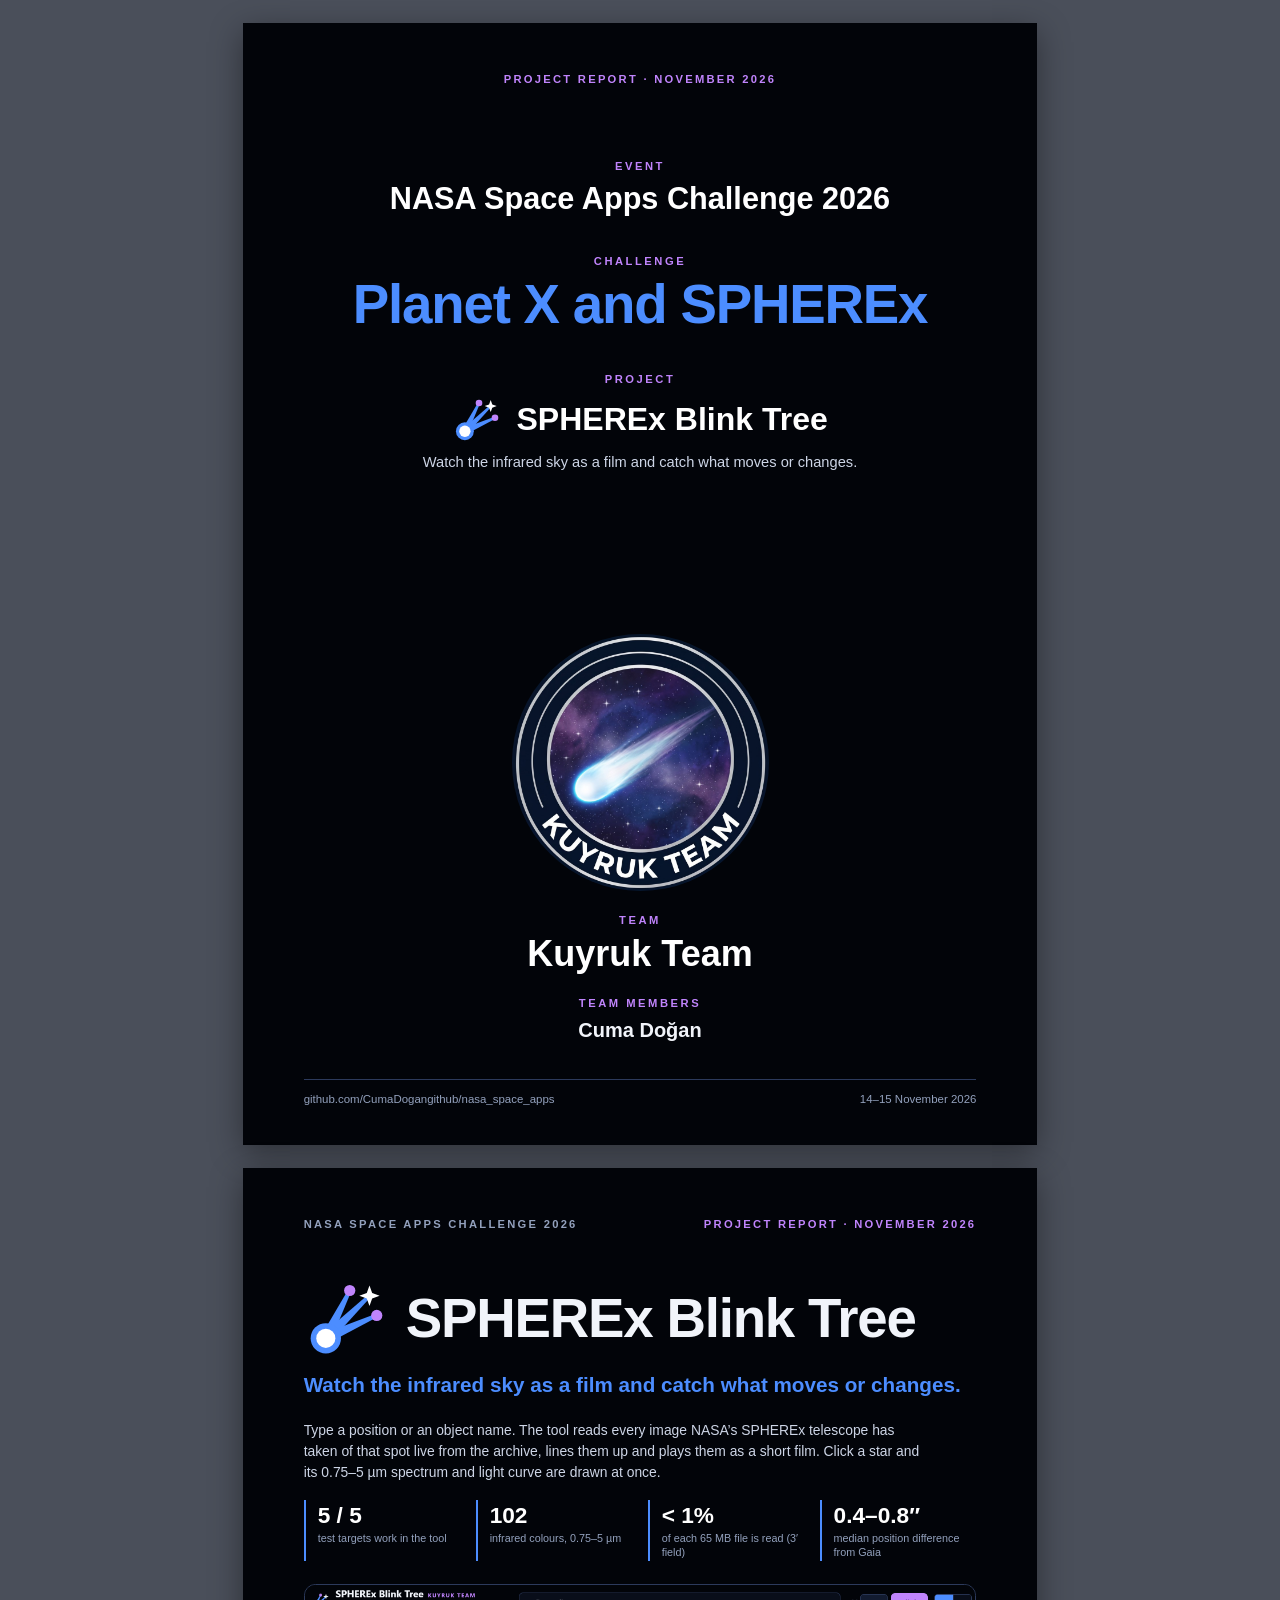
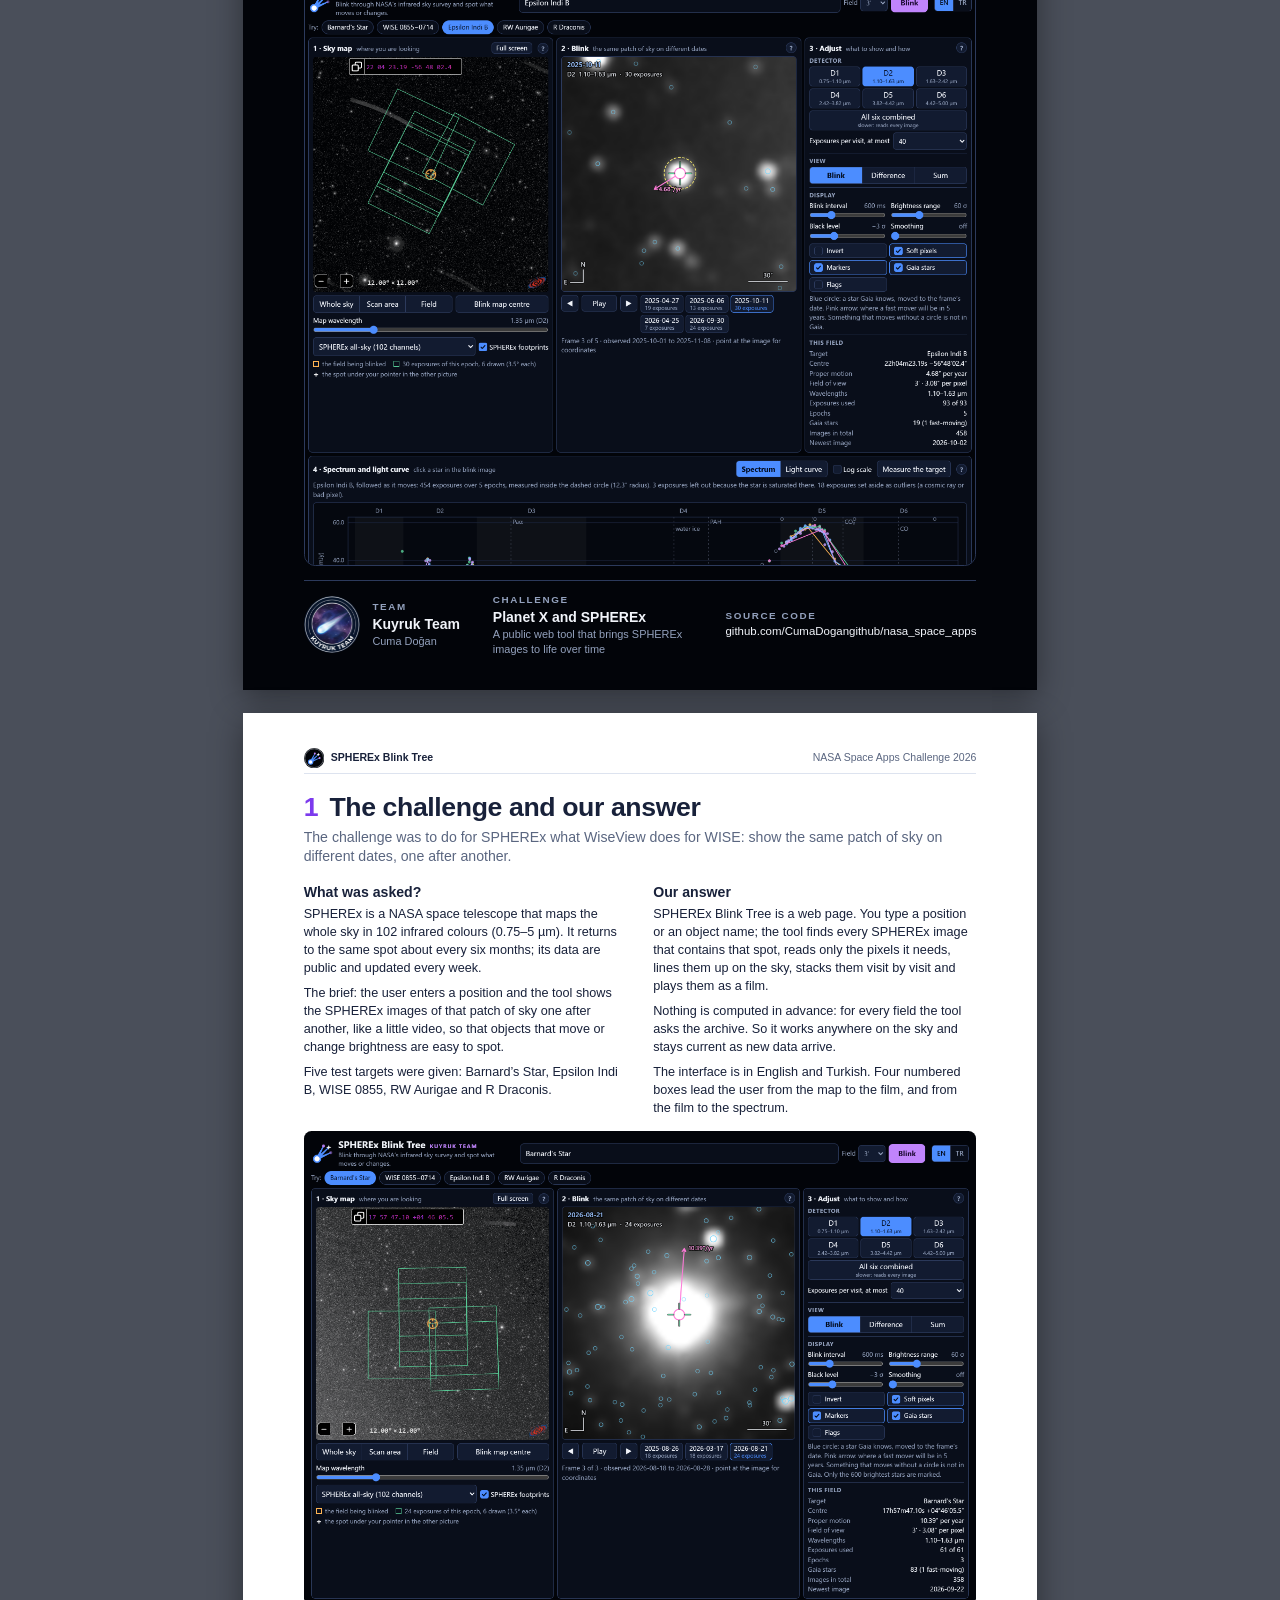
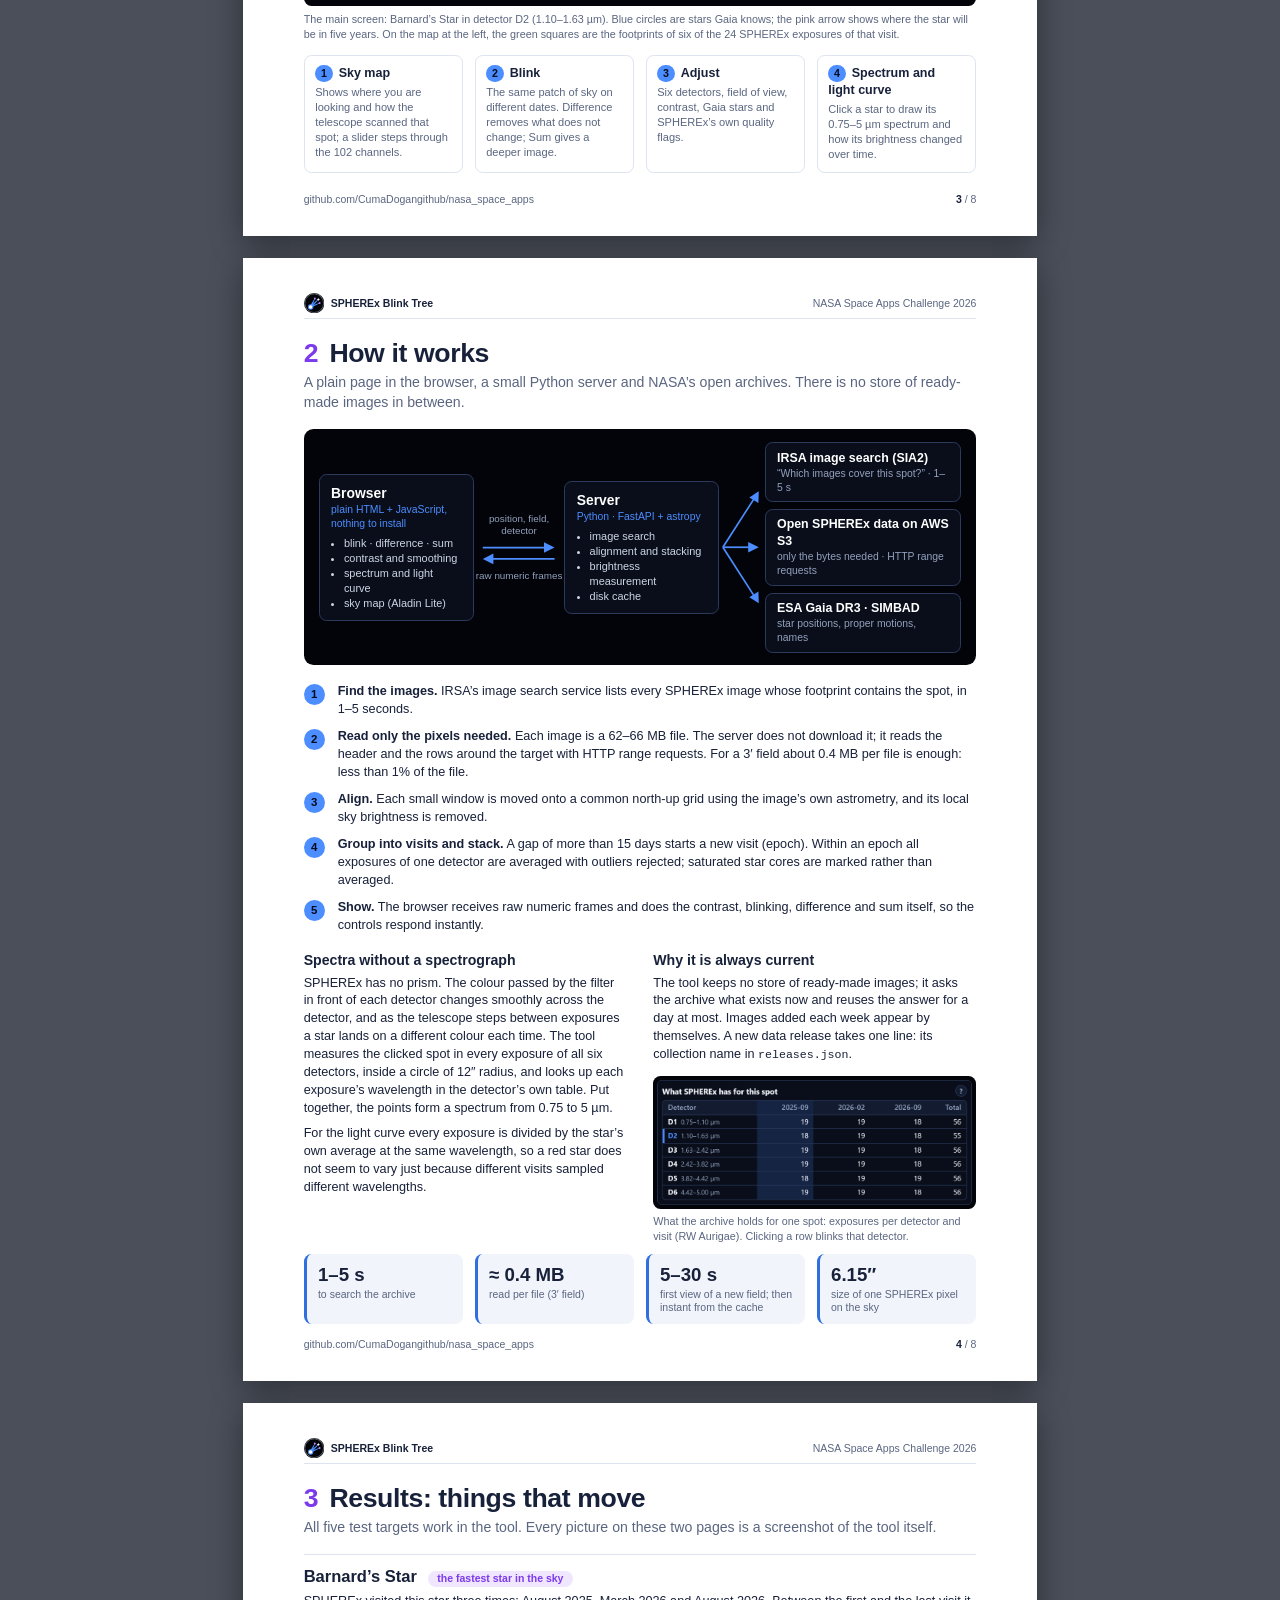
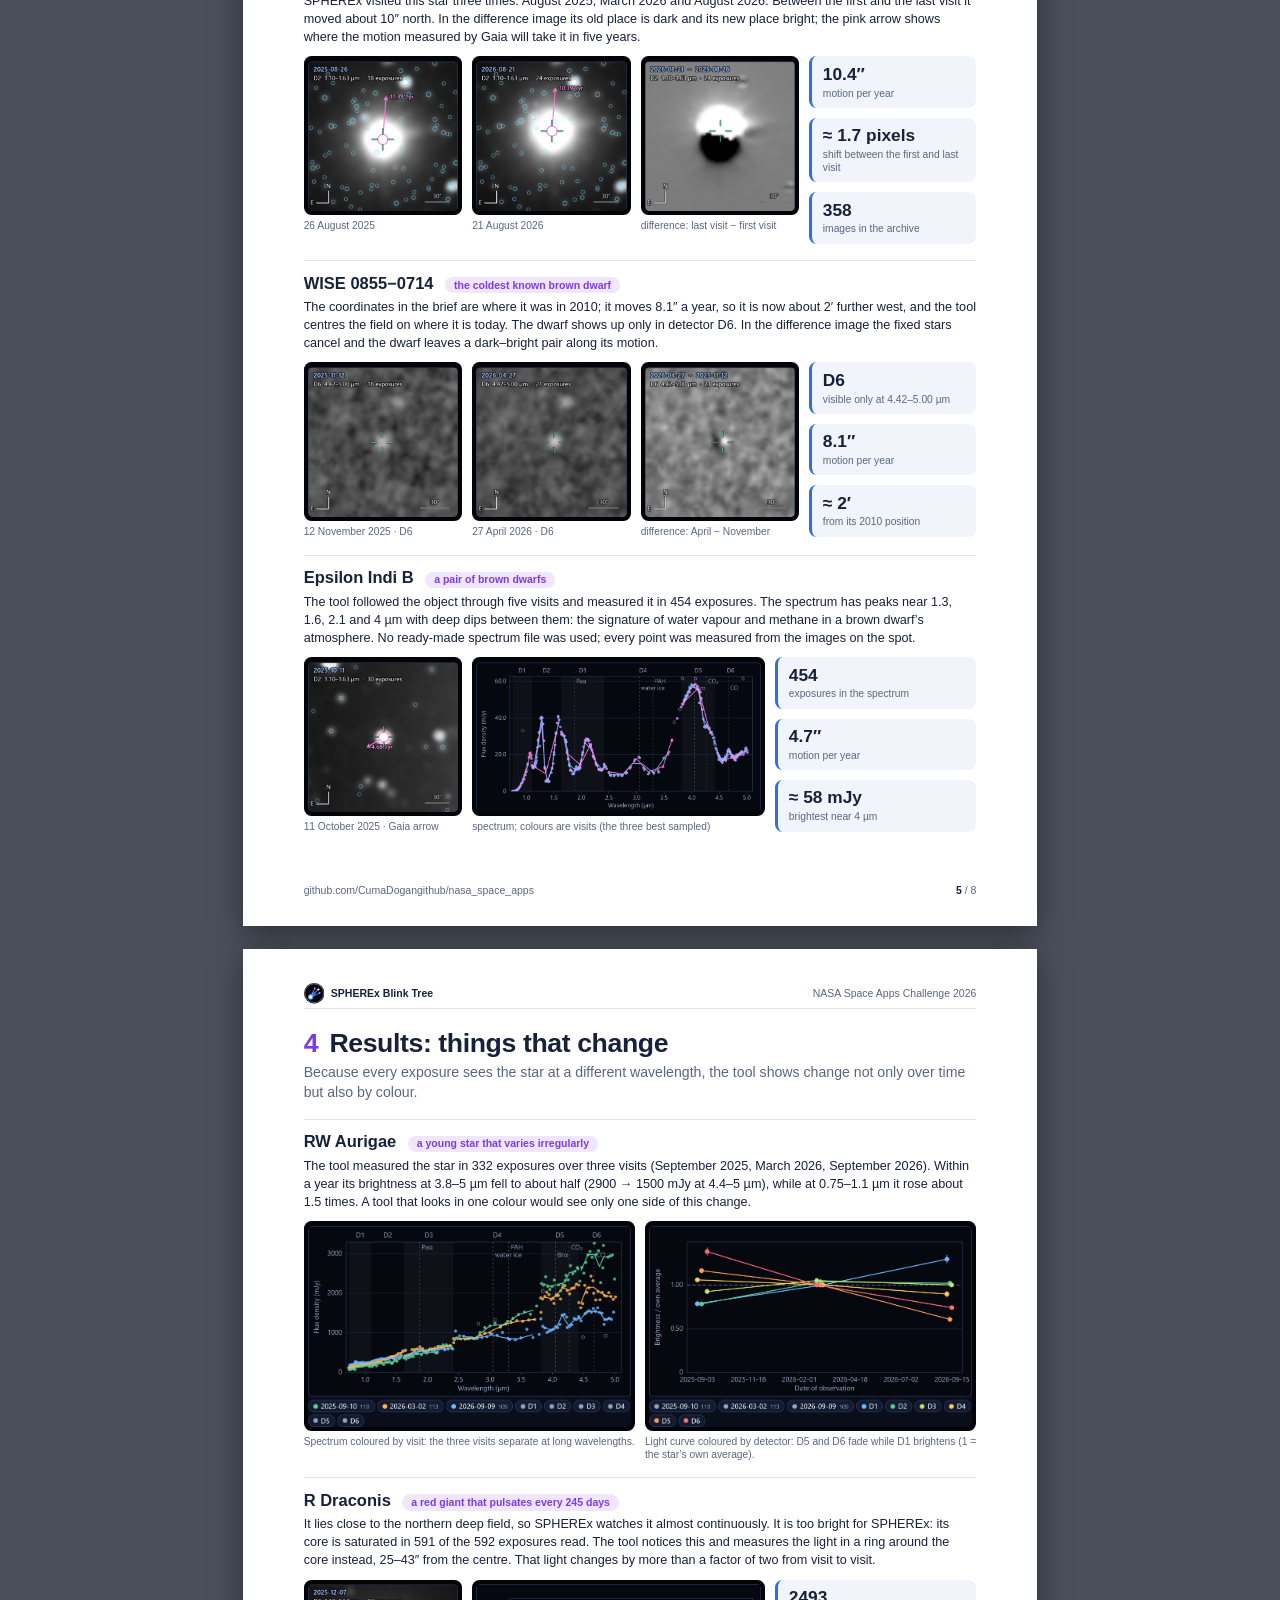
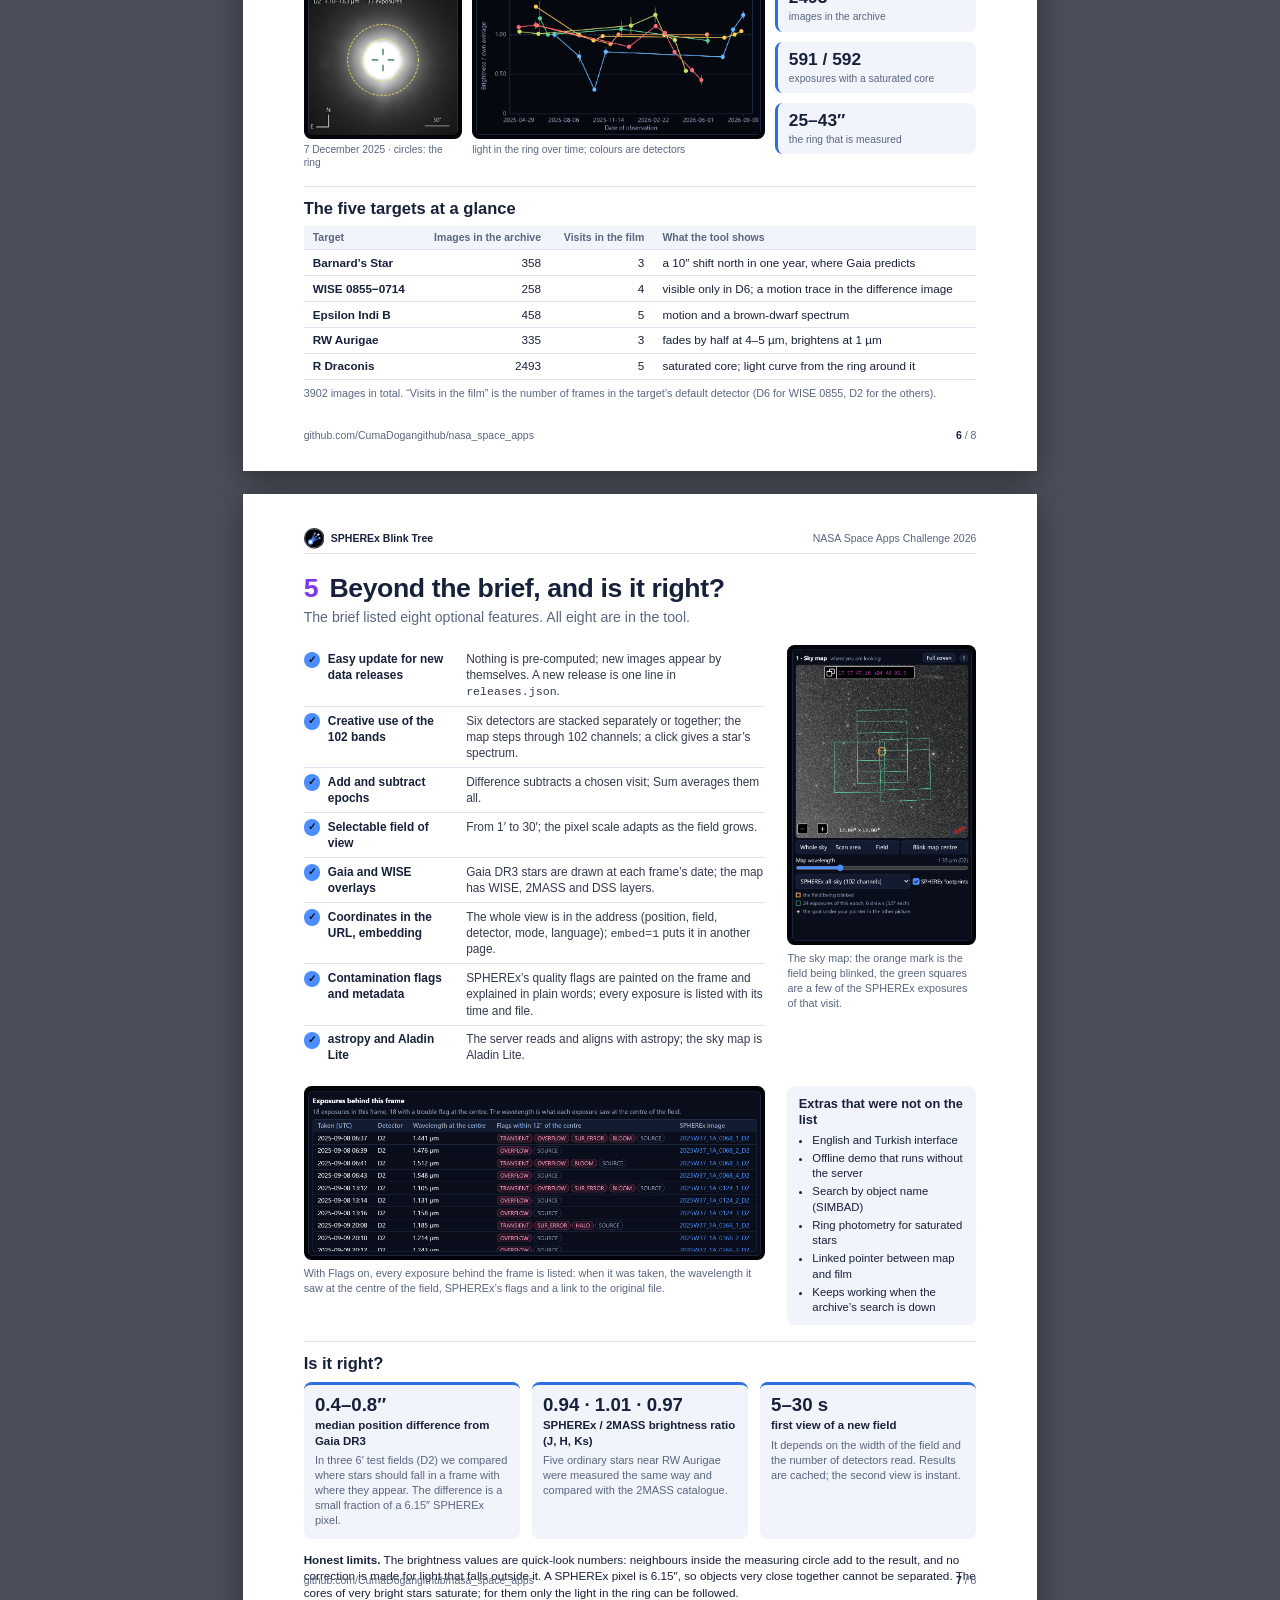
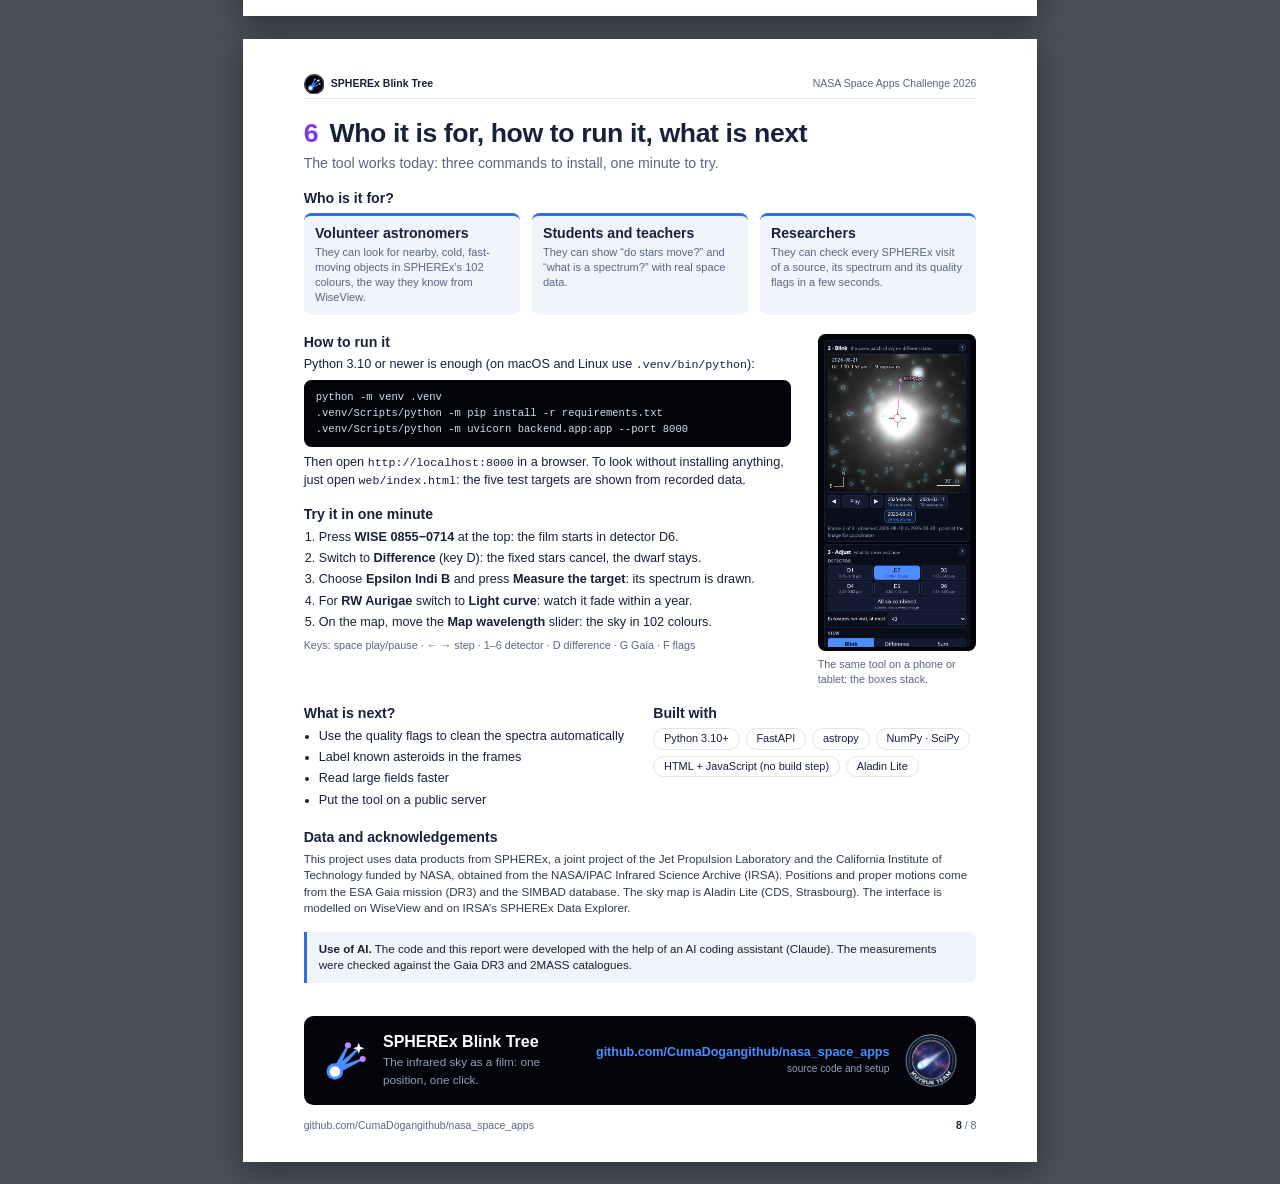
<file: report/report_en.html>
<!doctype html>
<!-- SPHEREx Blink Tree - layout of the report. Texts come from text_<lang>.json, see build.py.
     Flat colours, the same as the tool's: blue, violet, a night that is almost black. No gradients. -->
<html lang="en">
<head>
<meta charset="utf-8">
<title>SPHEREx Blink Tree · Kuyruk Team · Project report</title>
<style>
  @page { size: 210mm 297mm; margin: 0; }
  :root {
    --ink: #18213a; --muted: #5a6680; --line: #dde3ef; --soft: #f1f4fb;
    --accent: #4c8dff; --on-accent: #020b1c;        /* blue: numbered dots, everything on the dark parts */
    --violet: #c084fc;                              /* violet on the dark parts */
    --accent-ink: #7c3aed; --accent-soft: #f0e7ff;  /* violet on the white pages: section numbers and tags */
    --bar: #2f6fe0;                                 /* a deeper blue for the bars on the white pages */
    --navy: #020409; --panel: #090e1a; --panel-line: #2c3a5c; --night-text: #f1f4fa; --night-muted: #93a1bd;
  }
  * { box-sizing: border-box; }
  html { -webkit-print-color-adjust: exact; print-color-adjust: exact; }
  body { margin: 0; background: #fff; color: var(--ink); font: 9.5pt/1.42 "Segoe UI", "Helvetica Neue", Arial, sans-serif; }
  h1, h2, h3, p, ul, ol, figure, table, pre { margin: 0; }
  img { display: block; }

  /* every page is one fixed A4 sheet */
  .page { position: relative; width: 210mm; height: 297mm; overflow: hidden; break-after: page; }
  .page:last-child { break-after: auto; }
  @media screen { body { background: #4a4f5a; } .page { margin: 6mm auto; background: #fff; box-shadow: 0 2mm 8mm rgba(0, 0, 0, 0.4); } }


  /* ---------- front cover: the event, the challenge, the project, the team ---------- */
  .front { background: var(--navy); color: var(--night-text); }
  .front > * { position: absolute; left: 16mm; right: 16mm; }
  .f-body { top: 36mm; bottom: 27mm; display: flex; flex-direction: column; align-items: center; text-align: center; }
  .f-label { margin-top: 10mm; font-size: 8.4pt; font-weight: 600; letter-spacing: 1.9pt; color: var(--violet); }
  .f-label:first-child { margin-top: 0; }
  .f-event { margin-top: 1.6mm; font-size: 23pt; line-height: 1.15; font-weight: 600; color: #fff; }
  .f-challenge { margin-top: 1.4mm; font-size: 41pt; line-height: 1.08; font-weight: 700; letter-spacing: -0.9pt; color: var(--accent); }
  .f-project { display: flex; align-items: center; gap: 4mm; margin-top: 2mm; font-size: 24pt; line-height: 1.1; font-weight: 700; color: #fff; }
  .f-project .logo { width: 13mm; height: 13mm; flex: none; overflow: visible; }
  .f-pitch { margin-top: 2.4mm; font-size: 11pt; line-height: 1.35; color: #cdd5e6; }
  .f-team { margin-top: auto; display: flex; flex-direction: column; align-items: center; }
  .f-team img { width: 68mm; height: 68mm; border-radius: 50%; }
  .f-team .f-label { margin-top: 6mm; }
  .f-teamname { margin-top: 1.2mm; font-size: 27pt; line-height: 1.1; font-weight: 700; color: #fff; }
  .f-members { margin: 1.4mm 0 0; padding: 0; list-style: none; font-size: 15pt; line-height: 1.3; font-weight: 600; color: var(--night-text); }
  .f-foot { bottom: 10mm; display: flex; justify-content: space-between; padding-top: 3mm; border-top: 0.25mm solid var(--panel-line); font-size: 8.6pt; color: var(--night-muted); }

  /* ---------- title page (the page after the cover) ---------- */
  .cover { background: var(--navy); color: var(--night-text); }
  .cover > * { position: absolute; left: 16mm; right: 16mm; }
  .c-top { top: 13mm; display: flex; justify-content: space-between; font-size: 8.4pt; font-weight: 600; letter-spacing: 1.7pt; color: var(--night-muted); }
  .c-top span:last-child { color: var(--violet); }
  .c-title { top: 29mm; display: flex; align-items: center; gap: 5mm; }
  .c-title .logo { width: 22mm; height: 22mm; flex: none; overflow: visible; }
  .c-title h1 { font-size: 41pt; line-height: 1; font-weight: 700; letter-spacing: -0.9pt; white-space: nowrap; }
  .c-pitch { top: 54mm; font-size: 15.5pt; line-height: 1.25; font-weight: 600; color: var(--accent); }
  .c-lead { top: 65mm; font-size: 10.4pt; line-height: 1.5; color: #cdd5e6; max-width: 164mm; }
  .c-stats { top: 88mm; display: grid; grid-template-columns: repeat(4, 1fr); gap: 4mm; }
  .c-stats div { padding: 0.5mm 0 0.5mm 3.2mm; border-left: 0.7mm solid var(--accent); }
  .c-stats b { display: block; font-size: 17pt; line-height: 1.15; font-weight: 700; color: #fff; white-space: nowrap; }
  .c-stats span { display: block; margin-top: 0.6mm; font-size: 8.1pt; line-height: 1.3; color: var(--night-muted); }
  .c-shot { top: 110mm; height: 154mm; border: 0.3mm solid var(--panel-line); border-radius: 3mm; overflow: hidden; background: var(--navy); }
  .c-shot img { width: 100%; }
  .c-foot { bottom: 9mm; display: grid; grid-template-columns: 1.15fr 1.45fr 1.2fr; gap: 6mm; align-items: center; padding-top: 3mm; border-top: 0.25mm solid var(--panel-line); font-size: 8.6pt; line-height: 1.35; }
  .c-foot .team { display: flex; align-items: center; gap: 3.2mm; }
  .c-foot .team img { flex: none; width: 15mm; height: 15mm; border-radius: 50%; }
  .c-foot .who { display: block; font-size: 8.2pt; color: var(--night-muted); }
  .c-foot b { display: block; margin-bottom: 0.5mm; font-size: 7.4pt; font-weight: 600; letter-spacing: 1.2pt; color: var(--night-muted); }
  .c-foot span { color: var(--night-text); }
  .c-foot .big { font-size: 10.5pt; font-weight: 600; }

  /* ---------- inner pages ---------- */
  .head, .foot { position: absolute; left: 16mm; right: 16mm; display: flex; justify-content: space-between; align-items: center; font-size: 7.9pt; color: var(--muted); }
  .head { top: 8mm; height: 8mm; border-bottom: 0.25mm solid var(--line); }
  .head .brand { display: flex; align-items: center; gap: 1.8mm; font-weight: 600; color: var(--ink); }
  .head .logo { width: 5.4mm; height: 5.4mm; }
  .foot { bottom: 7.5mm; }
  .foot b { font-weight: 600; color: var(--ink); }
  .body { position: absolute; left: 16mm; right: 16mm; top: 21mm; bottom: 15mm; }

  h2 { display: flex; align-items: baseline; gap: 3mm; font-size: 20pt; line-height: 1.15; font-weight: 700; letter-spacing: -0.3pt; }
  h2 .n { flex: none; color: var(--accent-ink); }
  .lead { margin: 1.2mm 0 4.5mm; font-size: 10.6pt; line-height: 1.4; color: var(--muted); }
  h3 { margin-bottom: 1.2mm; font-size: 10.6pt; line-height: 1.25; font-weight: 700; }
  p + p { margin-top: 1.8mm; }
  code, pre { font-family: Consolas, "Cascadia Mono", "Courier New", monospace; }
  code { font-size: 8.7pt; }

  .cols { display: grid; grid-template-columns: 1fr 1fr; gap: 7mm; }
  .fig { padding: 1.1mm; background: var(--navy); border-radius: 2mm; }
  .fig img { width: 100%; border-radius: 1.2mm; }
  .cap { margin-top: 1.5mm; font-size: 8.1pt; line-height: 1.38; color: var(--muted); }

  /* numbers with a label */
  .stats { display: grid; grid-template-columns: repeat(4, 1fr); gap: 3mm; }
  .stats div { padding: 2.4mm 3mm; background: var(--soft); border-radius: 2mm; border-left: 0.8mm solid var(--bar); }
  .stats b { display: block; font-size: 14pt; line-height: 1.15; font-weight: 700; white-space: nowrap; }
  .stats span { display: block; margin-top: 0.7mm; font-size: 7.9pt; line-height: 1.3; color: var(--muted); }

  /* page 3: the four boxes of the tool */
  .hero { margin-top: 3.6mm; }
  .boxes { display: grid; grid-template-columns: repeat(4, 1fr); gap: 3mm; margin-top: 3.4mm; }
  .boxes div { padding: 2.4mm 2.8mm 2.6mm; border: 0.25mm solid var(--line); border-radius: 2mm; font-size: 8.3pt; line-height: 1.36; color: var(--muted); }
  .boxes b { display: block; margin-bottom: 0.8mm; font-size: 9.4pt; color: var(--ink); }
  .boxes b i { display: inline-block; width: 4.6mm; height: 4.6mm; margin-right: 1.6mm; border-radius: 50%; background: var(--accent); color: var(--on-accent); font-style: normal; font-size: 8pt; line-height: 4.6mm; text-align: center; }

  /* page 4: who talks to whom */
  .flow { display: grid; grid-template-columns: 41mm 24mm 41mm 12mm 1fr; align-items: center; padding: 3.4mm 4mm; background: var(--navy); border-radius: 2.5mm; color: var(--night-text); }
  .node { padding: 2.6mm 3mm; background: var(--panel); border: 0.25mm solid var(--panel-line); border-radius: 2mm; font-size: 8.2pt; line-height: 1.36; }
  .node b { display: block; font-size: 10.4pt; color: #fff; }
  .node i { display: block; margin-bottom: 1.2mm; font-style: normal; font-size: 7.8pt; color: var(--accent); }
  .node ul { padding-left: 3.4mm; color: #cdd5e6; }
  .node.src { padding: 1.7mm 3mm; }
  .node.src b { font-size: 9.3pt; }
  .node.src i { margin-bottom: 0; color: var(--night-muted); }
  .node.src + .node.src { margin-top: 1.8mm; }
  .link { text-align: center; font-size: 7.4pt; line-height: 1.25; color: var(--night-muted); }
  .link svg { display: block; margin: 0.8mm auto; }
  .link svg path { stroke: var(--accent); stroke-width: 0.45; fill: none; }
  .link svg polygon { fill: var(--accent); }

  .steps { margin: 4.6mm 0; padding: 0; list-style: none; counter-reset: step; }
  .steps li { position: relative; padding: 0 0 2.4mm 9mm; counter-increment: step; }
  .steps li::before { content: counter(step); position: absolute; left: 0; top: 0.2mm; width: 5.6mm; height: 5.6mm; border-radius: 50%; background: var(--accent); color: var(--on-accent); font-size: 8.6pt; font-weight: 700; line-height: 5.6mm; text-align: center; }
  .steps li:last-child { padding-bottom: 0; }

  /* pages 5 and 6: one block per target */
  .target { margin-top: 4.2mm; padding-top: 3.4mm; border-top: 0.25mm solid var(--line); }
  .target header { display: flex; align-items: baseline; gap: 3mm; margin-bottom: 1.2mm; }
  .target header h3 { margin: 0; font-size: 12.4pt; }
  .tag { padding: 0.2mm 2.4mm; border-radius: 3mm; background: var(--accent-soft); color: var(--accent-ink); font-size: 7.9pt; font-weight: 600; }
  .media { display: flex; align-items: flex-start; gap: 2.6mm; margin-top: 2.6mm; }
  .m figcaption { margin-top: 1.1mm; font-size: 7.7pt; line-height: 1.3; color: var(--muted); }
  .m.sq { flex: none; width: 42mm; }
  .m.plot { flex: none; width: 77.6mm; }
  .m.half { flex: 1 1 0; min-width: 0; }
  .keys { flex: 1 1 0; min-width: 0; display: grid; gap: 2.6mm; align-content: start; }
  .keys.none { display: none; }
  .keys div { padding: 2.2mm 2.8mm; background: var(--soft); border-radius: 2mm; border-left: 0.8mm solid var(--bar); }
  .keys b { display: block; font-size: 13pt; line-height: 1.15; white-space: nowrap; }
  .keys span { display: block; margin-top: 0.5mm; font-size: 7.7pt; line-height: 1.28; color: var(--muted); }

  table { width: 100%; border-collapse: collapse; }
  .glance { margin-top: 1.5mm; font-size: 8.8pt; }
  .glance th, .glance td { padding: 1.1mm 2.4mm; text-align: left; border-bottom: 0.25mm solid var(--line); }
  .glance thead th { font-size: 7.9pt; font-weight: 600; color: var(--muted); background: var(--soft); }
  .glance td:nth-child(2), .glance td:nth-child(3), .glance th:nth-child(2), .glance th:nth-child(3) { text-align: right; font-variant-numeric: tabular-nums; }
  .glance td:first-child { font-weight: 600; white-space: nowrap; }

  /* page 7: the wish list */
  .split { display: grid; grid-template-columns: 1fr 50mm; gap: 6mm; align-items: start; }
  .wishes { font-size: 8.9pt; line-height: 1.36; }
  .wishes th, .wishes td { padding: 1.55mm 0; vertical-align: top; text-align: left; border-bottom: 0.25mm solid var(--line); }
  .wishes tr:last-child th, .wishes tr:last-child td { border-bottom: 0; }
  .wishes th { position: relative; width: 43mm; padding-left: 6.4mm; padding-right: 3mm; font-weight: 700; }
  .wishes th::before { content: "\2713"; position: absolute; left: 0; top: 1.7mm; width: 4.4mm; height: 4.4mm; border-radius: 50%; background: var(--accent); color: var(--on-accent); font-size: 7.6pt; line-height: 4.4mm; text-align: center; }
  .wishes td { color: #323a4d; }
  .rowfig { display: grid; grid-template-columns: 1fr 50mm; gap: 6mm; align-items: start; margin-top: 4.5mm; }
  .plus { padding: 2.6mm 3mm; background: var(--soft); border-radius: 2mm; font-size: 8.5pt; line-height: 1.36; }
  .plus h3 { font-size: 9.6pt; }
  .plus ul { padding-left: 3.6mm; }
  .plus li + li { margin-top: 0.7mm; }
  .rule { margin: 4.2mm 0 1.8mm; padding-top: 3.2mm; border-top: 0.25mm solid var(--line); font-size: 12.4pt; }
  .cards { display: grid; grid-template-columns: repeat(3, 1fr); gap: 3mm; }
  .cards div { padding: 2.6mm 3mm 2.8mm; background: var(--soft); border-radius: 2mm; border-top: 0.8mm solid var(--bar); font-size: 8.3pt; line-height: 1.36; color: var(--muted); }
  .cards b { display: block; font-size: 14pt; line-height: 1.15; color: var(--ink); white-space: nowrap; }
  .cards strong { display: block; margin: 0.6mm 0 1mm; font-size: 8.6pt; color: var(--ink); }
  .note { margin-top: 3.4mm; font-size: 8.8pt; }

  /* page 8 */
  .cards.who b { font-size: 10.6pt; white-space: normal; margin-bottom: 0.8mm; }
  .block { margin-top: 5mm; }
  .tryrun { display: grid; grid-template-columns: 1fr 42mm; gap: 7mm; align-items: start; }
  pre { margin: 1.6mm 0; padding: 2.6mm 3.2mm; background: var(--navy); border-radius: 2mm; color: #d6dcea; font-size: 7.9pt; line-height: 1.5; white-space: pre-wrap; }
  .list { padding-left: 4mm; }
  .list li + li { margin-top: 0.9mm; }
  .chips { display: flex; flex-wrap: wrap; gap: 1.6mm; margin-top: 1.4mm; }
  .chips span { padding: 0.5mm 2.6mm; border: 0.25mm solid var(--line); border-radius: 3mm; font-size: 8.2pt; }
  .small { font-size: 8.7pt; line-height: 1.42; color: #323a4d; }
  .ai { margin-top: 4mm; padding: 2.4mm 3.2mm; border-left: 0.8mm solid var(--bar); background: var(--soft); border-radius: 0 2mm 2mm 0; font-size: 8.7pt; }
  .closing { position: absolute; left: 0; right: 0; bottom: 0; display: flex; align-items: center; gap: 4mm; padding: 4mm 5mm; background: var(--navy); border-radius: 2.5mm; color: var(--night-text); }
  .closing .logo { width: 12mm; height: 12mm; flex: none; overflow: visible; }
  .closing img { flex: none; width: 14mm; height: 14mm; border-radius: 50%; }
  .closing b { display: block; font-size: 12pt; color: #fff; }
  .closing span { font-size: 8.8pt; color: var(--night-muted); }
  .closing .url { margin-left: auto; text-align: right; font-size: 9.4pt; color: var(--accent); font-weight: 600; }
  .closing .url small { display: block; font-size: 7.6pt; font-weight: 400; color: var(--night-muted); }
</style>
</head>
<body>
<svg width="0" height="0" style="position:absolute" aria-hidden="true"><defs><g id="bt-mark"><g fill="#4c8dff"><polygon points="8.17,28.34 12.83,30.66 22.75,6.87 21.25,6.13"/><polygon points="8.68,27.64 12.32,31.36 32.09,9.6 30.91,8.4"/><polygon points="9.43,27.13 11.57,31.87 35.35,19.28 34.65,17.72"/><circle cx="10.5" cy="29.5" r="7.3"/></g><circle cx="22" cy="6.5" r="2.7" fill="#c084fc"/><circle cx="35" cy="18.5" r="2.7" fill="#c084fc"/><path transform="translate(31.5 9)" fill="#fff" d="M0-4.9 1.3-1.3 4.9 0 1.3 1.3 0 4.9-1.3 1.3-4.9 0-1.3-1.3Z"/><circle cx="10.5" cy="29.5" r="4.6" fill="#fff"/></g><g id="bt-badge"><circle cx="20" cy="20" r="20" fill="#020409"/><circle cx="20" cy="20" r="18.4" fill="none" stroke="#c9ced8" stroke-width=".9"/><use href="#bt-mark" transform="translate(5.4 6.2) scale(.72)"/></g></defs></svg>

<!-- 1: cover -->
<section class="page front">
  <div class="c-top" style="justify-content: center"><span>PROJECT REPORT · NOVEMBER 2026</span></div>
  <div class="f-body">
    <p class="f-label">EVENT</p>
    <p class="f-event">NASA Space Apps Challenge 2026</p>
    <p class="f-label">CHALLENGE</p>
    <h1 class="f-challenge">Planet X and SPHEREx</h1>
    <p class="f-label">PROJECT</p>
    <p class="f-project"><svg class="logo" viewBox="0 0 40 40" aria-hidden="true"><use href="#bt-mark"/></svg>SPHEREx Blink Tree</p>
    <p class="f-pitch">Watch the infrared sky as a film and catch what moves or changes.</p>
    <div class="f-team">
      <img src="figures/kuyruk-team.jpg" alt="">
      <p class="f-label">TEAM</p>
      <p class="f-teamname">Kuyruk Team</p>
      <p class="f-label">TEAM MEMBERS</p>
      <ul class="f-members"><li>Cuma Doğan</li></ul>
    </div>
  </div>
  <div class="f-foot"><span>github.com/CumaDogangithub/nasa_space_apps</span><span>14–15 November 2026</span></div>
</section>

<!-- 2: title page -->
<section class="page cover">
  <div class="c-top"><span>NASA SPACE APPS CHALLENGE 2026</span><span>PROJECT REPORT · NOVEMBER 2026</span></div>
  <div class="c-title">
    <svg class="logo" viewBox="0 0 40 40" aria-hidden="true"><use href="#bt-mark"/></svg>
    <h1>SPHEREx Blink Tree</h1>
  </div>
  <p class="c-pitch">Watch the infrared sky as a film and catch what moves or changes.</p>
  <p class="c-lead">Type a position or an object name. The tool reads every image NASA’s SPHEREx telescope has taken of that spot live from the archive, lines them up and plays them as a short film. Click a star and its 0.75–5 µm spectrum and light curve are drawn at once.</p>
  <div class="c-stats"><div><b>5 / 5</b><span>test targets work in the tool</span></div><div><b>102</b><span>infrared colours, 0.75–5 µm</span></div><div><b>< 1%</b><span>of each 65 MB file is read (3′ field)</span></div><div><b>0.4–0.8″</b><span>median position difference from Gaia</span></div></div>
  <div class="c-shot"><img src="figures/en/page.png" alt=""></div>
  <div class="c-foot">
    <div class="team"><img src="figures/kuyruk-team.jpg" alt=""><div><b>TEAM</b><span class="big">Kuyruk Team</span><span class="who">Cuma Doğan</span></div></div>
    <div><b>CHALLENGE</b><span class="big">Planet X and SPHEREx</span><span class="who">A public web tool that brings SPHEREx images to life over time</span></div>
    <div><b>SOURCE CODE</b><span>github.com/CumaDogangithub/nasa_space_apps</span></div>
  </div>
</section>

<!-- 3: the challenge and our answer -->
<section class="page">
  <div class="head"><span class="brand"><svg class="logo" viewBox="0 0 40 40" aria-hidden="true"><use href="#bt-badge"/></svg>SPHEREx Blink Tree</span><span>NASA Space Apps Challenge 2026</span></div>
  <div class="body">
    <h2><span class="n">1</span>The challenge and our answer</h2>
    <p class="lead">The challenge was to do for SPHEREx what WiseView does for WISE: show the same patch of sky on different dates, one after another.</p>
    <div class="cols">
      <div><h3>What was asked?</h3><p>SPHEREx is a NASA space telescope that maps the whole sky in 102 infrared colours (0.75–5 µm). It returns to the same spot about every six months; its data are public and updated every week.</p><p>The brief: the user enters a position and the tool shows the SPHEREx images of that patch of sky one after another, like a little video, so that objects that move or change brightness are easy to spot.</p><p>Five test targets were given: Barnard’s Star, Epsilon Indi B, WISE 0855, RW Aurigae and R Draconis.</p></div>
      <div><h3>Our answer</h3><p>SPHEREx Blink Tree is a web page. You type a position or an object name; the tool finds every SPHEREx image that contains that spot, reads only the pixels it needs, lines them up on the sky, stacks them visit by visit and plays them as a film.</p><p>Nothing is computed in advance: for every field the tool asks the archive. So it works anywhere on the sky and stays current as new data arrive.</p><p>The interface is in English and Turkish. Four numbered boxes lead the user from the map to the film, and from the film to the spectrum.</p></div>
    </div>
    <figure class="fig hero"><img src="figures/en/hero.png" alt=""></figure>
    <p class="cap">The main screen: Barnard’s Star in detector D2 (1.10–1.63 µm). Blue circles are stars Gaia knows; the pink arrow shows where the star will be in five years. On the map at the left, the green squares are the footprints of six of the 24 SPHEREx exposures of that visit.</p>
    <div class="boxes"><div><b><i>1</i>Sky map</b>Shows where you are looking and how the telescope scanned that spot; a slider steps through the 102 channels.</div><div><b><i>2</i>Blink</b>The same patch of sky on different dates. Difference removes what does not change; Sum gives a deeper image.</div><div><b><i>3</i>Adjust</b>Six detectors, field of view, contrast, Gaia stars and SPHEREx’s own quality flags.</div><div><b><i>4</i>Spectrum and light curve</b>Click a star to draw its 0.75–5 µm spectrum and how its brightness changed over time.</div></div>
  </div>
  <div class="foot"><span>github.com/CumaDogangithub/nasa_space_apps</span><span><b>3</b> / 8</span></div>
</section>

<!-- 4: how it works -->
<section class="page">
  <div class="head"><span class="brand"><svg class="logo" viewBox="0 0 40 40" aria-hidden="true"><use href="#bt-badge"/></svg>SPHEREx Blink Tree</span><span>NASA Space Apps Challenge 2026</span></div>
  <div class="body">
    <h2><span class="n">2</span>How it works</h2>
    <p class="lead">A plain page in the browser, a small Python server and NASA’s open archives. There is no store of ready-made images in between.</p>
    <div class="flow">
      <div class="node"><b>Browser</b><i>plain HTML + JavaScript, nothing to install</i><ul><li>blink · difference · sum</li><li>contrast and smoothing</li><li>spectrum and light curve</li><li>sky map (Aladin Lite)</li></ul></div>
      <div class="link">
        position, field, detector
        <svg width="21mm" height="7mm" viewBox="0 0 21 7"><path d="M1 2H18"/><polygon points="20,2 17.2,0.6 17.2,3.4"/><path d="M20 5H3"/><polygon points="1,5 3.8,3.6 3.8,6.4"/></svg>
        raw numeric frames
      </div>
      <div class="node"><b>Server</b><i>Python · FastAPI + astropy</i><ul><li>image search</li><li>alignment and stacking</li><li>brightness measurement</li><li>disk cache</li></ul></div>
      <div class="link"><svg width="11mm" height="34mm" viewBox="0 0 11 34"><path d="M0.5 17L8.6 4.4"/><polygon points="10,2.2 9.9,5.3 7.5,3.8"/><path d="M0.5 17H8"/><polygon points="10,17 7.2,15.6 7.2,18.4"/><path d="M0.5 17L8.6 29.6"/><polygon points="10,31.8 7.5,30.2 9.9,28.7"/></svg></div>
      <div><div class="node src"><b>IRSA image search (SIA2)</b><i>“Which images cover this spot?” · 1–5&nbsp;s</i></div><div class="node src"><b>Open SPHEREx data on AWS S3</b><i>only the bytes needed · HTTP range requests</i></div><div class="node src"><b>ESA Gaia DR3 · SIMBAD</b><i>star positions, proper motions, names</i></div></div>
    </div>
    <ol class="steps"><li><b>Find the images.</b> IRSA’s image search service lists every SPHEREx image whose footprint contains the spot, in 1–5 seconds.</li><li><b>Read only the pixels needed.</b> Each image is a 62–66 MB file. The server does not download it; it reads the header and the rows around the target with HTTP range requests. For a 3′ field about 0.4 MB per file is enough: less than 1% of the file.</li><li><b>Align.</b> Each small window is moved onto a common north-up grid using the image’s own astrometry, and its local sky brightness is removed.</li><li><b>Group into visits and stack.</b> A gap of more than 15 days starts a new visit (epoch). Within an epoch all exposures of one detector are averaged with outliers rejected; saturated star cores are marked rather than averaged.</li><li><b>Show.</b> The browser receives raw numeric frames and does the contrast, blinking, difference and sum itself, so the controls respond instantly.</li></ol>
    <div class="cols">
      <div>
        <h3>Spectra without a spectrograph</h3><p>SPHEREx has no prism. The colour passed by the filter in front of each detector changes smoothly across the detector, and as the telescope steps between exposures a star lands on a different colour each time. The tool measures the clicked spot in every exposure of all six detectors, inside a circle of 12″ radius, and looks up each exposure’s wavelength in the detector’s own table. Put together, the points form a spectrum from 0.75 to 5 µm.</p><p>For the light curve every exposure is divided by the star’s own average at the same wavelength, so a red star does not seem to vary just because different visits sampled different wavelengths.</p>
      </div>
      <div>
        <h3>Why it is always current</h3><p>The tool keeps no store of ready-made images; it asks the archive what exists now and reuses the answer for a day at most. Images added each week appear by themselves. A new data release takes one line: its collection name in <code>releases.json</code>.</p>
        <figure class="fig" style="margin-top: 3mm"><img src="figures/en/coverage.png" alt=""></figure>
        <p class="cap">What the archive holds for one spot: exposures per detector and visit (RW Aurigae). Clicking a row blinks that detector.</p>
      </div>
    </div>
    <div class="stats" style="position: absolute; left: 0; right: 0; bottom: 0"><div><b>1–5 s</b><span>to search the archive</span></div><div><b>≈ 0.4 MB</b><span>read per file (3′ field)</span></div><div><b>5–30 s</b><span>first view of a new field; then instant from the cache</span></div><div><b>6.15″</b><span>size of one SPHEREx pixel on the sky</span></div></div>
  </div>
  <div class="foot"><span>github.com/CumaDogangithub/nasa_space_apps</span><span><b>4</b> / 8</span></div>
</section>

<!-- 5: results, things that move -->
<section class="page">
  <div class="head"><span class="brand"><svg class="logo" viewBox="0 0 40 40" aria-hidden="true"><use href="#bt-badge"/></svg>SPHEREx Blink Tree</span><span>NASA Space Apps Challenge 2026</span></div>
  <div class="body">
    <h2><span class="n">3</span>Results: things that move</h2>
    <p class="lead" style="margin-bottom: 0">All five test targets work in the tool. Every picture on these two pages is a screenshot of the tool itself.</p>
    
    <article class="target">
      <header><h3>Barnard’s Star</h3><span class="tag">the fastest star in the sky</span></header>
      <p>SPHEREx visited this star three times: August 2025, March 2026 and August 2026. Between the first and the last visit it moved about 10″ north. In the difference image its old place is dark and its new place bright; the pink arrow shows where the motion measured by Gaia will take it in five years.</p>
      <div class="media">
        <figure class="m sq"><div class="fig"><img src="figures/en/barnard_first.png" alt=""></div><figcaption>26 August 2025</figcaption></figure><figure class="m sq"><div class="fig"><img src="figures/en/barnard_last.png" alt=""></div><figcaption>21 August 2026</figcaption></figure><figure class="m sq"><div class="fig"><img src="figures/en/barnard_diff.png" alt=""></div><figcaption>difference: last visit − first visit</figcaption></figure>
        <div class="keys "><div><b>10.4″</b><span>motion per year</span></div><div><b>≈ 1.7 pixels</b><span>shift between the first and last visit</span></div><div><b>358</b><span>images in the archive</span></div></div>
      </div>
    </article>
    
    <article class="target">
      <header><h3>WISE 0855−0714</h3><span class="tag">the coldest known brown dwarf</span></header>
      <p>The coordinates in the brief are where it was in 2010; it moves 8.1″ a year, so it is now about 2′ further west, and the tool centres the field on where it is today. The dwarf shows up only in detector D6. In the difference image the fixed stars cancel and the dwarf leaves a dark–bright pair along its motion.</p>
      <div class="media">
        <figure class="m sq"><div class="fig"><img src="figures/en/wise_first.png" alt=""></div><figcaption>12 November 2025 · D6</figcaption></figure><figure class="m sq"><div class="fig"><img src="figures/en/wise_last.png" alt=""></div><figcaption>27 April 2026 · D6</figcaption></figure><figure class="m sq"><div class="fig"><img src="figures/en/wise_diff.png" alt=""></div><figcaption>difference: April − November</figcaption></figure>
        <div class="keys "><div><b>D6</b><span>visible only at 4.42–5.00 µm</span></div><div><b>8.1″</b><span>motion per year</span></div><div><b>≈ 2′</b><span>from its 2010 position</span></div></div>
      </div>
    </article>
    
    <article class="target">
      <header><h3>Epsilon Indi B</h3><span class="tag">a pair of brown dwarfs</span></header>
      <p>The tool followed the object through five visits and measured it in 454 exposures. The spectrum has peaks near 1.3, 1.6, 2.1 and 4 µm with deep dips between them: the signature of water vapour and methane in a brown dwarf’s atmosphere. No ready-made spectrum file was used; every point was measured from the images on the spot.</p>
      <div class="media">
        <figure class="m sq"><div class="fig"><img src="figures/en/epsindb_frame.png" alt=""></div><figcaption>11 October 2025 · Gaia arrow</figcaption></figure><figure class="m plot"><div class="fig"><img src="figures/en/epsindb_spec.png" alt=""></div><figcaption>spectrum; colours are visits (the three best sampled)</figcaption></figure>
        <div class="keys "><div><b>454</b><span>exposures in the spectrum</span></div><div><b>4.7″</b><span>motion per year</span></div><div><b>≈ 58 mJy</b><span>brightest near 4 µm</span></div></div>
      </div>
    </article>
    
  </div>
  <div class="foot"><span>github.com/CumaDogangithub/nasa_space_apps</span><span><b>5</b> / 8</span></div>
</section>

<!-- 6: results, things that change -->
<section class="page">
  <div class="head"><span class="brand"><svg class="logo" viewBox="0 0 40 40" aria-hidden="true"><use href="#bt-badge"/></svg>SPHEREx Blink Tree</span><span>NASA Space Apps Challenge 2026</span></div>
  <div class="body">
    <h2><span class="n">4</span>Results: things that change</h2>
    <p class="lead" style="margin-bottom: 0">Because every exposure sees the star at a different wavelength, the tool shows change not only over time but also by colour.</p>
    
    <article class="target">
      <header><h3>RW Aurigae</h3><span class="tag">a young star that varies irregularly</span></header>
      <p>The tool measured the star in 332 exposures over three visits (September 2025, March 2026, September 2026). Within a year its brightness at 3.8–5 µm fell to about half (2900 → 1500 mJy at 4.4–5 µm), while at 0.75–1.1 µm it rose about 1.5 times. A tool that looks in one colour would see only one side of this change.</p>
      <div class="media">
        <figure class="m half"><div class="fig"><img src="figures/en/rwaur_spec.png" alt=""></div><figcaption>Spectrum coloured by visit: the three visits separate at long wavelengths.</figcaption></figure><figure class="m half"><div class="fig"><img src="figures/en/rwaur_curve.png" alt=""></div><figcaption>Light curve coloured by detector: D5 and D6 fade while D1 brightens (1 = the star’s own average).</figcaption></figure>
        <div class="keys none"></div>
      </div>
    </article>
    
    <article class="target">
      <header><h3>R Draconis</h3><span class="tag">a red giant that pulsates every 245 days</span></header>
      <p>It lies close to the northern deep field, so SPHEREx watches it almost continuously. It is too bright for SPHEREx: its core is saturated in 591 of the 592 exposures read. The tool notices this and measures the light in a ring around the core instead, 25–43″ from the centre. That light changes by more than a factor of two from visit to visit.</p>
      <div class="media">
        <figure class="m sq"><div class="fig"><img src="figures/en/rdra_frame.png" alt=""></div><figcaption>7 December 2025 · circles: the ring</figcaption></figure><figure class="m plot"><div class="fig"><img src="figures/en/rdra_curve.png" alt=""></div><figcaption>light in the ring over time; colours are detectors</figcaption></figure>
        <div class="keys "><div><b>2493</b><span>images in the archive</span></div><div><b>591 / 592</b><span>exposures with a saturated core</span></div><div><b>25–43″</b><span>the ring that is measured</span></div></div>
      </div>
    </article>
    
    <h3 class="rule">The five targets at a glance</h3>
    <table class="glance">
      <thead><tr><th>Target</th><th>Images in the archive</th><th>Visits in the film</th><th>What the tool shows</th></tr></thead>
      <tbody><tr><td>Barnard’s Star</td><td>358</td><td>3</td><td>a 10″ shift north in one year, where Gaia predicts</td></tr><tr><td>WISE 0855−0714</td><td>258</td><td>4</td><td>visible only in D6; a motion trace in the difference image</td></tr><tr><td>Epsilon Indi B</td><td>458</td><td>5</td><td>motion and a brown-dwarf spectrum</td></tr><tr><td>RW Aurigae</td><td>335</td><td>3</td><td>fades by half at 4–5 µm, brightens at 1 µm</td></tr><tr><td>R Draconis</td><td>2493</td><td>5</td><td>saturated core; light curve from the ring around it</td></tr></tbody>
    </table>
    <p class="cap">3902 images in total. “Visits in the film” is the number of frames in the target’s default detector (D6 for WISE 0855, D2 for the others).</p>
  </div>
  <div class="foot"><span>github.com/CumaDogangithub/nasa_space_apps</span><span><b>6</b> / 8</span></div>
</section>

<!-- 7: beyond the brief, and is it right? -->
<section class="page">
  <div class="head"><span class="brand"><svg class="logo" viewBox="0 0 40 40" aria-hidden="true"><use href="#bt-badge"/></svg>SPHEREx Blink Tree</span><span>NASA Space Apps Challenge 2026</span></div>
  <div class="body">
    <h2><span class="n">5</span>Beyond the brief, and is it right?</h2>
    <p class="lead">The brief listed eight optional features. All eight are in the tool.</p>
    <div class="split">
      <table class="wishes"><tr><th>Easy update for new data releases</th><td>Nothing is pre-computed; new images appear by themselves. A new release is one line in <code>releases.json</code>.</td></tr><tr><th>Creative use of the 102 bands</th><td>Six detectors are stacked separately or together; the map steps through 102 channels; a click gives a star’s spectrum.</td></tr><tr><th>Add and subtract epochs</th><td>Difference subtracts a chosen visit; Sum averages them all.</td></tr><tr><th>Selectable field of view</th><td>From 1′ to 30′; the pixel scale adapts as the field grows.</td></tr><tr><th>Gaia and WISE overlays</th><td>Gaia DR3 stars are drawn at each frame’s date; the map has WISE, 2MASS and DSS layers.</td></tr><tr><th>Coordinates in the URL, embedding</th><td>The whole view is in the address (position, field, detector, mode, language); <code>embed=1</code> puts it in another page.</td></tr><tr><th>Contamination flags and metadata</th><td>SPHEREx’s quality flags are painted on the frame and explained in plain words; every exposure is listed with its time and file.</td></tr><tr><th>astropy and Aladin Lite</th><td>The server reads and aligns with astropy; the sky map is Aladin Lite.</td></tr></table>
      <div><figure class="fig"><img src="figures/en/sky.png" alt=""></figure><p class="cap">The sky map: the orange mark is the field being blinked, the green squares are a few of the SPHEREx exposures of that visit.</p></div>
    </div>
    <div class="rowfig">
      <div><figure class="fig"><img src="figures/en/flags_list.png" alt=""></figure><p class="cap">With Flags on, every exposure behind the frame is listed: when it was taken, the wavelength it saw at the centre of the field, SPHEREx’s flags and a link to the original file.</p></div>
      <div class="plus"><h3>Extras that were not on the list</h3><ul><li>English and Turkish interface</li><li>Offline demo that runs without the server</li><li>Search by object name (SIMBAD)</li><li>Ring photometry for saturated stars</li><li>Linked pointer between map and film</li><li>Keeps working when the archive’s search is down</li></ul></div>
    </div>
    <h3 class="rule">Is it right?</h3>
    <div class="cards"><div><b>0.4–0.8″</b><strong>median position difference from Gaia DR3</strong>In three 6′ test fields (D2) we compared where stars should fall in a frame with where they appear. The difference is a small fraction of a 6.15″ SPHEREx pixel.</div><div><b>0.94 · 1.01 · 0.97</b><strong>SPHEREx / 2MASS brightness ratio (J,&nbsp;H,&nbsp;Ks)</strong>Five ordinary stars near RW Aurigae were measured the same way and compared with the 2MASS catalogue.</div><div><b>5–30 s</b><strong>first view of a new field</strong>It depends on the width of the field and the number of detectors read. Results are cached; the second view is instant.</div></div>
    <p class="note"><b>Honest limits.</b> The brightness values are quick-look numbers: neighbours inside the measuring circle add to the result, and no correction is made for light that falls outside it. A SPHEREx pixel is 6.15″, so objects very close together cannot be separated. The cores of very bright stars saturate; for them only the light in the ring can be followed.</p>
  </div>
  <div class="foot"><span>github.com/CumaDogangithub/nasa_space_apps</span><span><b>7</b> / 8</span></div>
</section>

<!-- 8: who it is for, how to run it, what is next -->
<section class="page">
  <div class="head"><span class="brand"><svg class="logo" viewBox="0 0 40 40" aria-hidden="true"><use href="#bt-badge"/></svg>SPHEREx Blink Tree</span><span>NASA Space Apps Challenge 2026</span></div>
  <div class="body">
    <h2><span class="n">6</span>Who it is for, how to run it, what is next</h2>
    <p class="lead">The tool works today: three commands to install, one minute to try.</p>
    <h3>Who is it for?</h3>
    <div class="cards who"><div><b>Volunteer astronomers</b>They can look for nearby, cold, fast-moving objects in SPHEREx’s 102 colours, the way they know from WiseView.</div><div><b>Students and teachers</b>They can show “do stars move?” and “what is a spectrum?” with real space data.</div><div><b>Researchers</b>They can check every SPHEREx visit of a source, its spectrum and its quality flags in a few seconds.</div></div>
    <div class="tryrun block">
      <div>
        <h3>How to run it</h3>
        <p>Python 3.10 or newer is enough (on macOS and Linux use <code>.venv/bin/python</code>):</p>
        <pre>python -m venv .venv
.venv/Scripts/python -m pip install -r requirements.txt
.venv/Scripts/python -m uvicorn backend.app:app --port 8000</pre>
        <p>Then open <code>http://localhost:8000</code> in a browser. To look without installing anything, just open <code>web/index.html</code>: the five test targets are shown from recorded data.</p>
        <h3 style="margin-top: 4.5mm">Try it in one minute</h3>
        <ol class="list"><li>Press <b>WISE 0855−0714</b> at the top: the film starts in detector D6.</li><li>Switch to <b>Difference</b> (key D): the fixed stars cancel, the dwarf stays.</li><li>Choose <b>Epsilon Indi B</b> and press <b>Measure the target</b>: its spectrum is drawn.</li><li>For <b>RW Aurigae</b> switch to <b>Light curve</b>: watch it fade within a year.</li><li>On the map, move the <b>Map wavelength</b> slider: the sky in 102 colours.</li></ol>
        <p class="cap">Keys: space play/pause · ← → step · 1–6 detector · D difference · G Gaia · F flags</p>
      </div>
      <div><figure class="fig"><img src="figures/en/phone.png" alt=""></figure><p class="cap">The same tool on a phone or tablet: the boxes stack.</p></div>
    </div>
    <div class="cols block">
      <div>
        <h3>What is next?</h3>
        <ul class="list"><li>Use the quality flags to clean the spectra automatically</li><li>Label known asteroids in the frames</li><li>Read large fields faster</li><li>Put the tool on a public server</li></ul>
      </div>
      <div>
        <h3>Built with</h3>
        <div class="chips"><span>Python 3.10+</span><span>FastAPI</span><span>astropy</span><span>NumPy · SciPy</span><span>HTML + JavaScript (no build step)</span><span>Aladin Lite</span></div>
      </div>
    </div>
    <div class="block">
      <h3>Data and acknowledgements</h3>
      <p class="small">This project uses data products from SPHEREx, a joint project of the Jet Propulsion Laboratory and the California Institute of Technology funded by NASA, obtained from the NASA/IPAC Infrared Science Archive (IRSA). Positions and proper motions come from the ESA Gaia mission (DR3) and the SIMBAD database. The sky map is Aladin Lite (CDS, Strasbourg). The interface is modelled on WiseView and on IRSA’s SPHEREx Data Explorer.</p>
    </div>
    <p class="ai"><b>Use of AI.</b> The code and this report were developed with the help of an AI coding assistant (Claude). The measurements were checked against the Gaia DR3 and 2MASS catalogues.</p>
    <div class="closing">
      <svg class="logo" viewBox="0 0 40 40" aria-hidden="true"><use href="#bt-mark"/></svg>
      <div><b>SPHEREx Blink Tree</b><span>The infrared sky as a film: one position, one click.</span></div>
      <div class="url">github.com/CumaDogangithub/nasa_space_apps<small>source code and setup</small></div>
      <img src="figures/kuyruk-team.jpg" alt="">
    </div>
  </div>
  <div class="foot"><span>github.com/CumaDogangithub/nasa_space_apps</span><span><b>8</b> / 8</span></div>
</section>

</body>
</html>
</file>
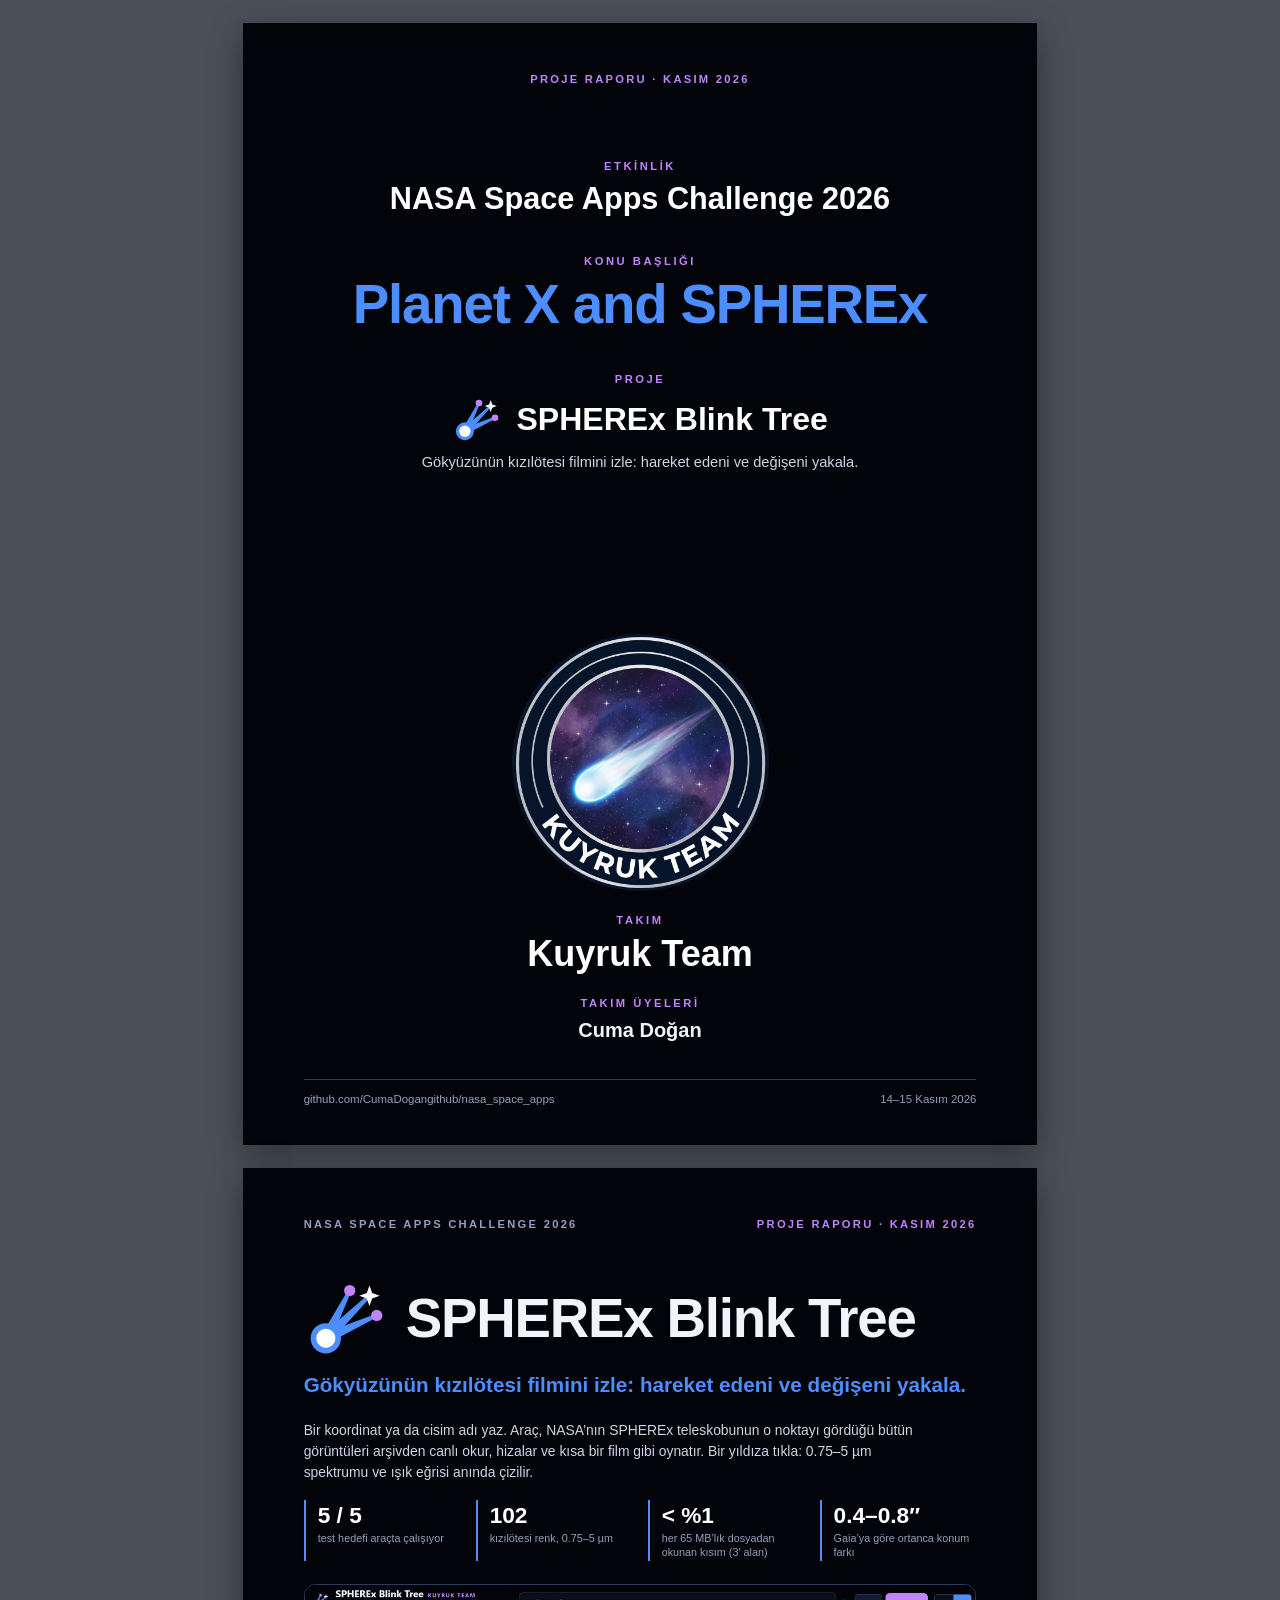
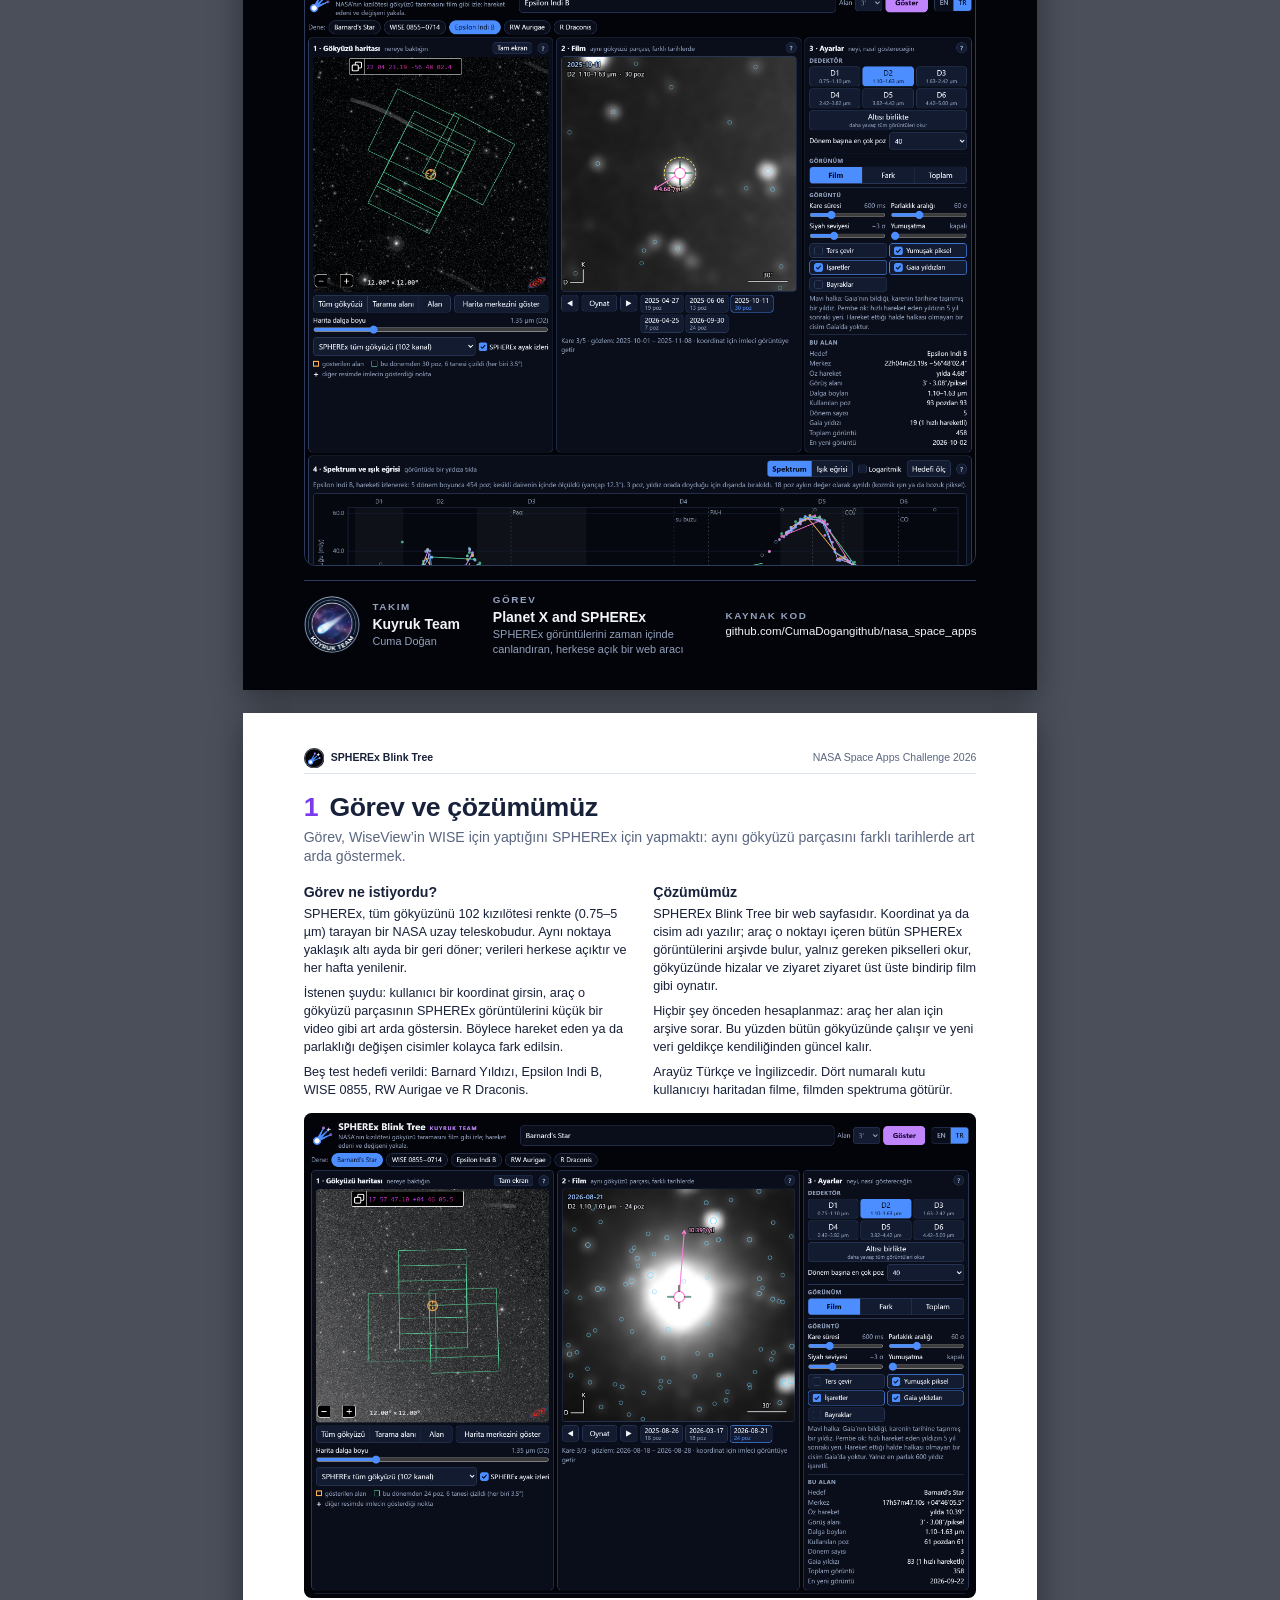
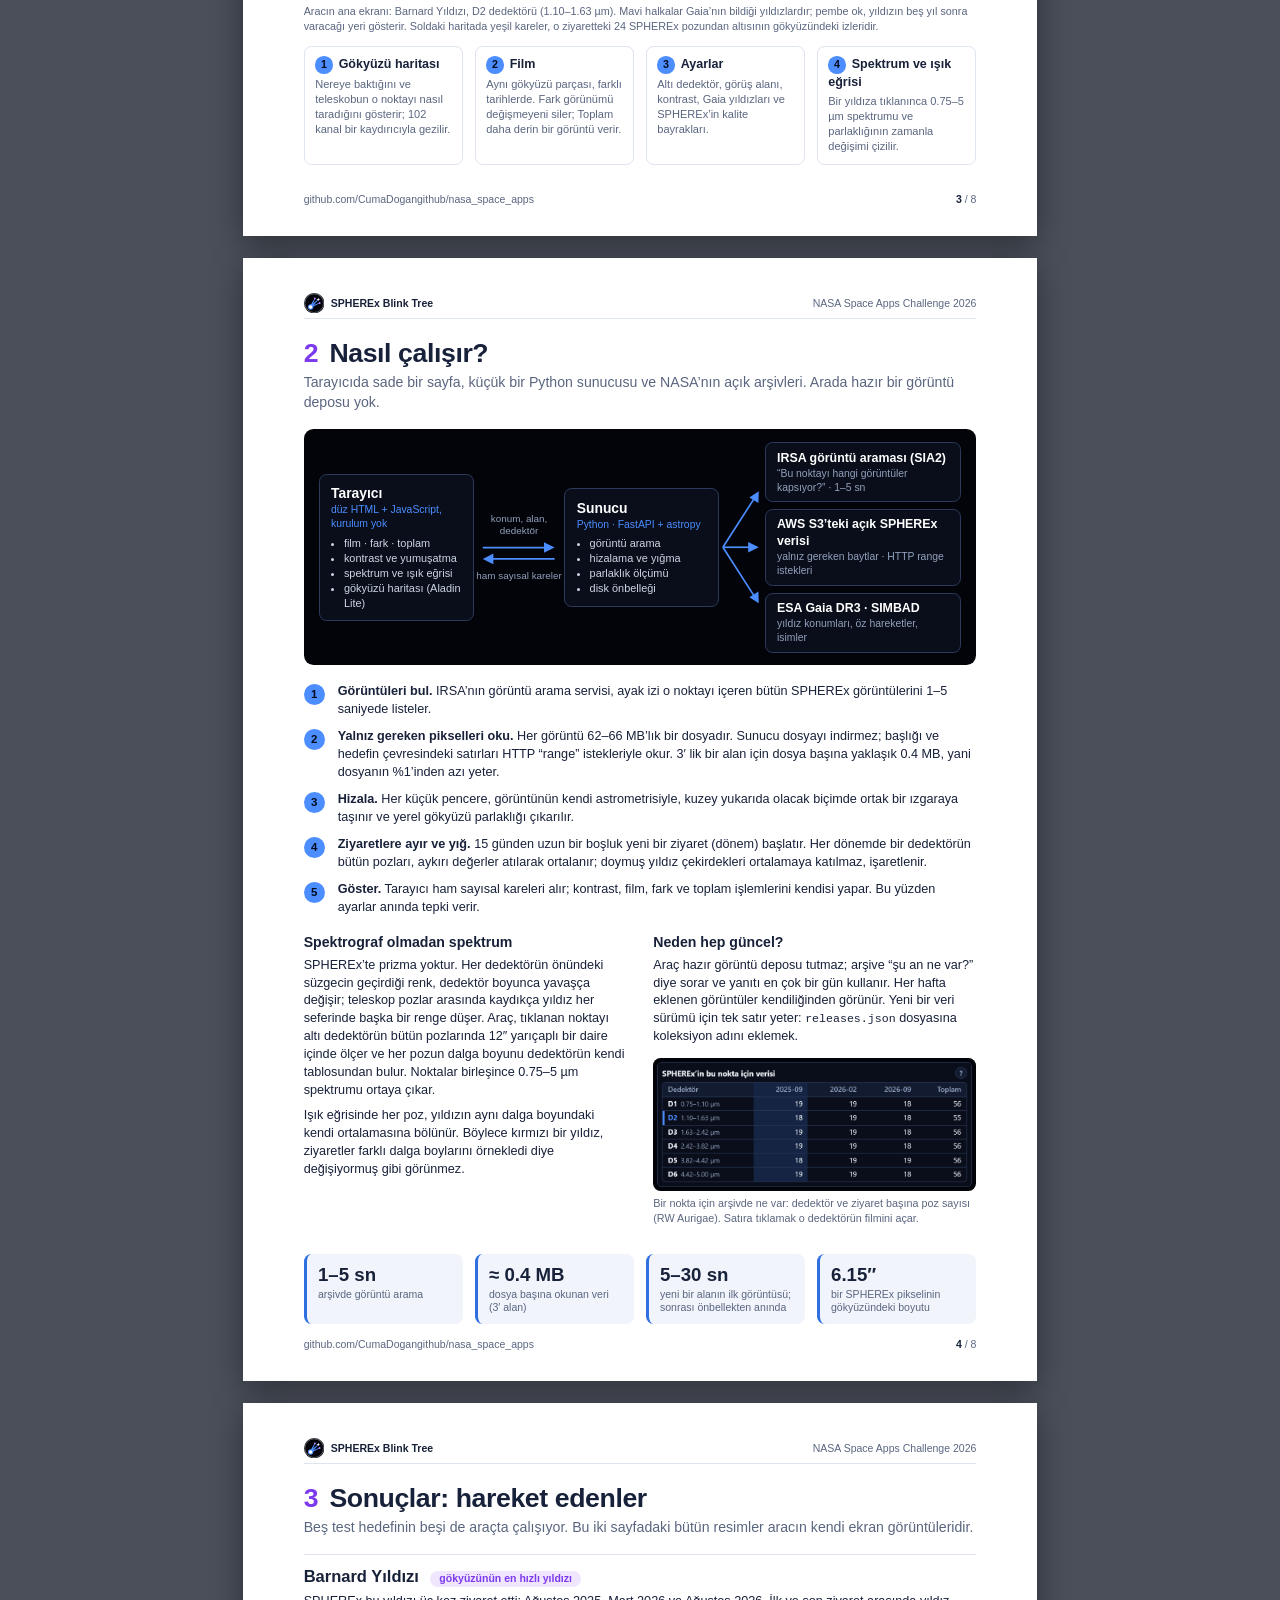
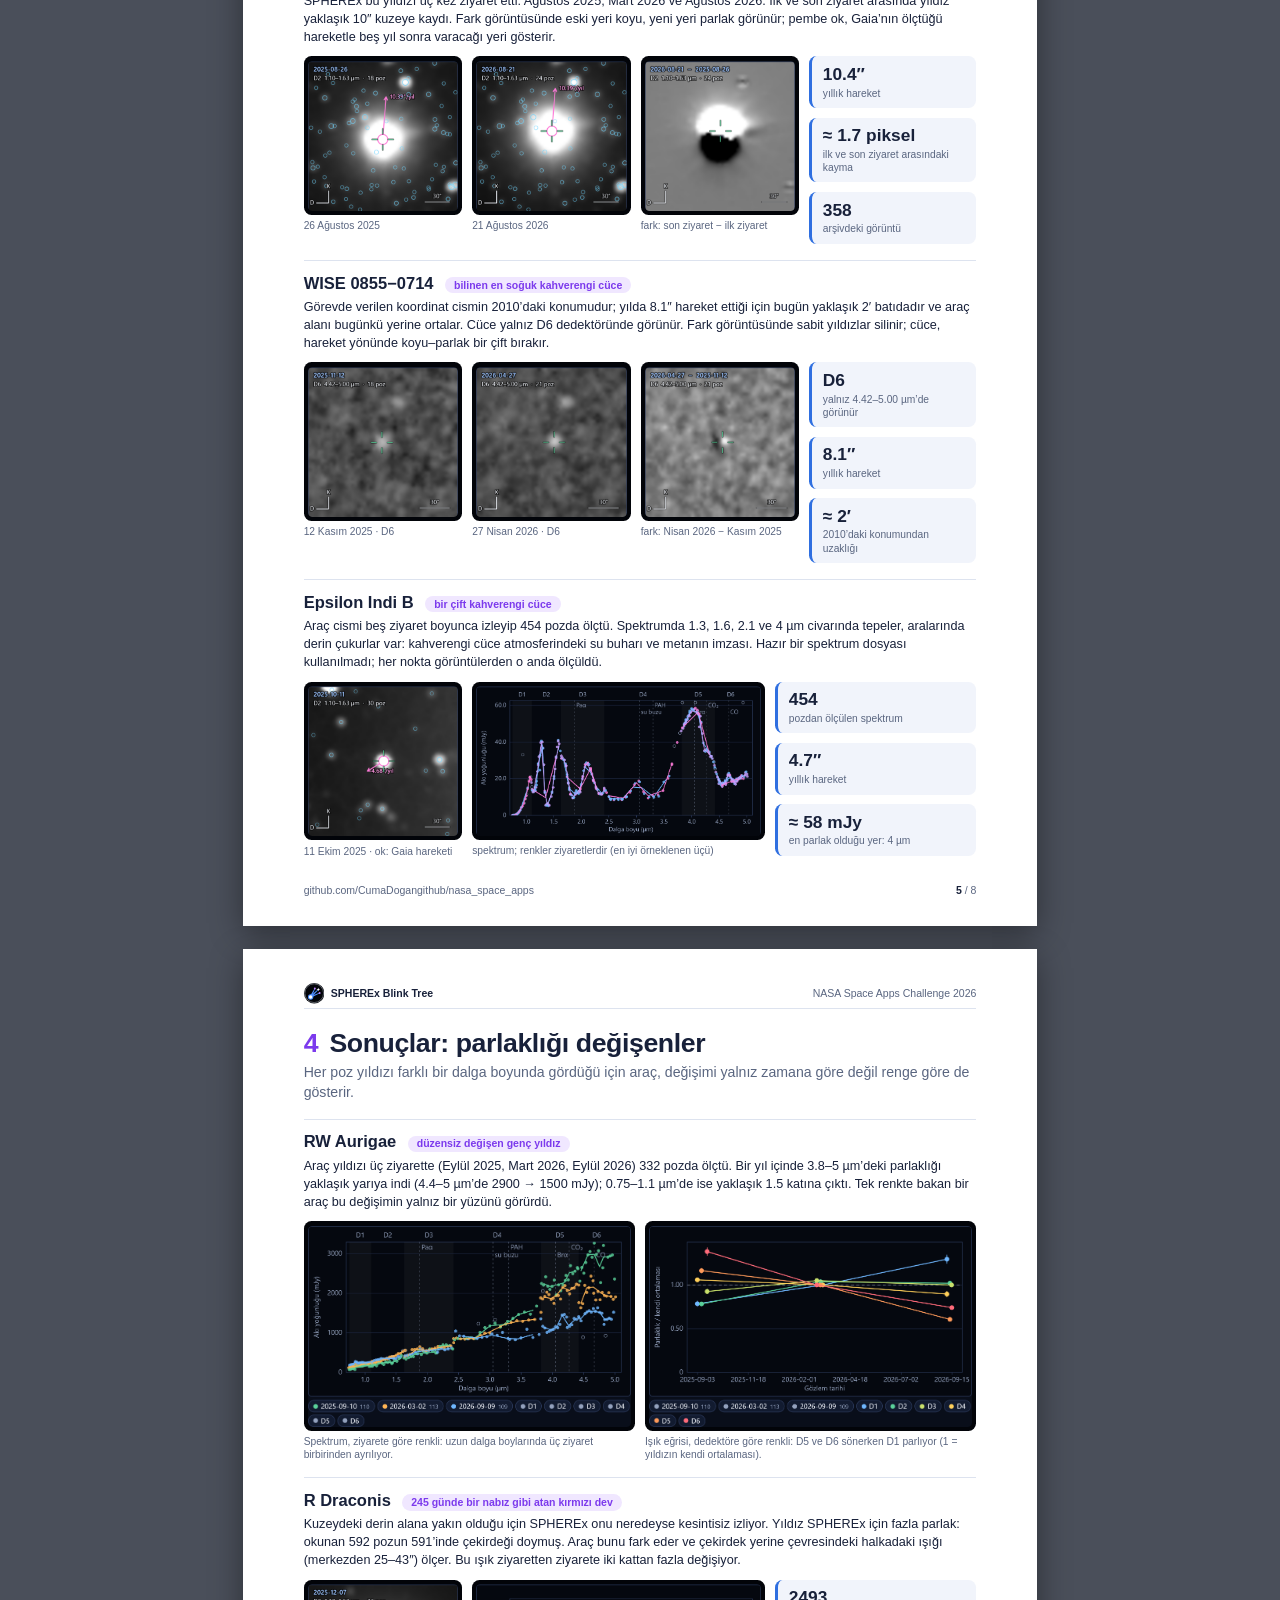
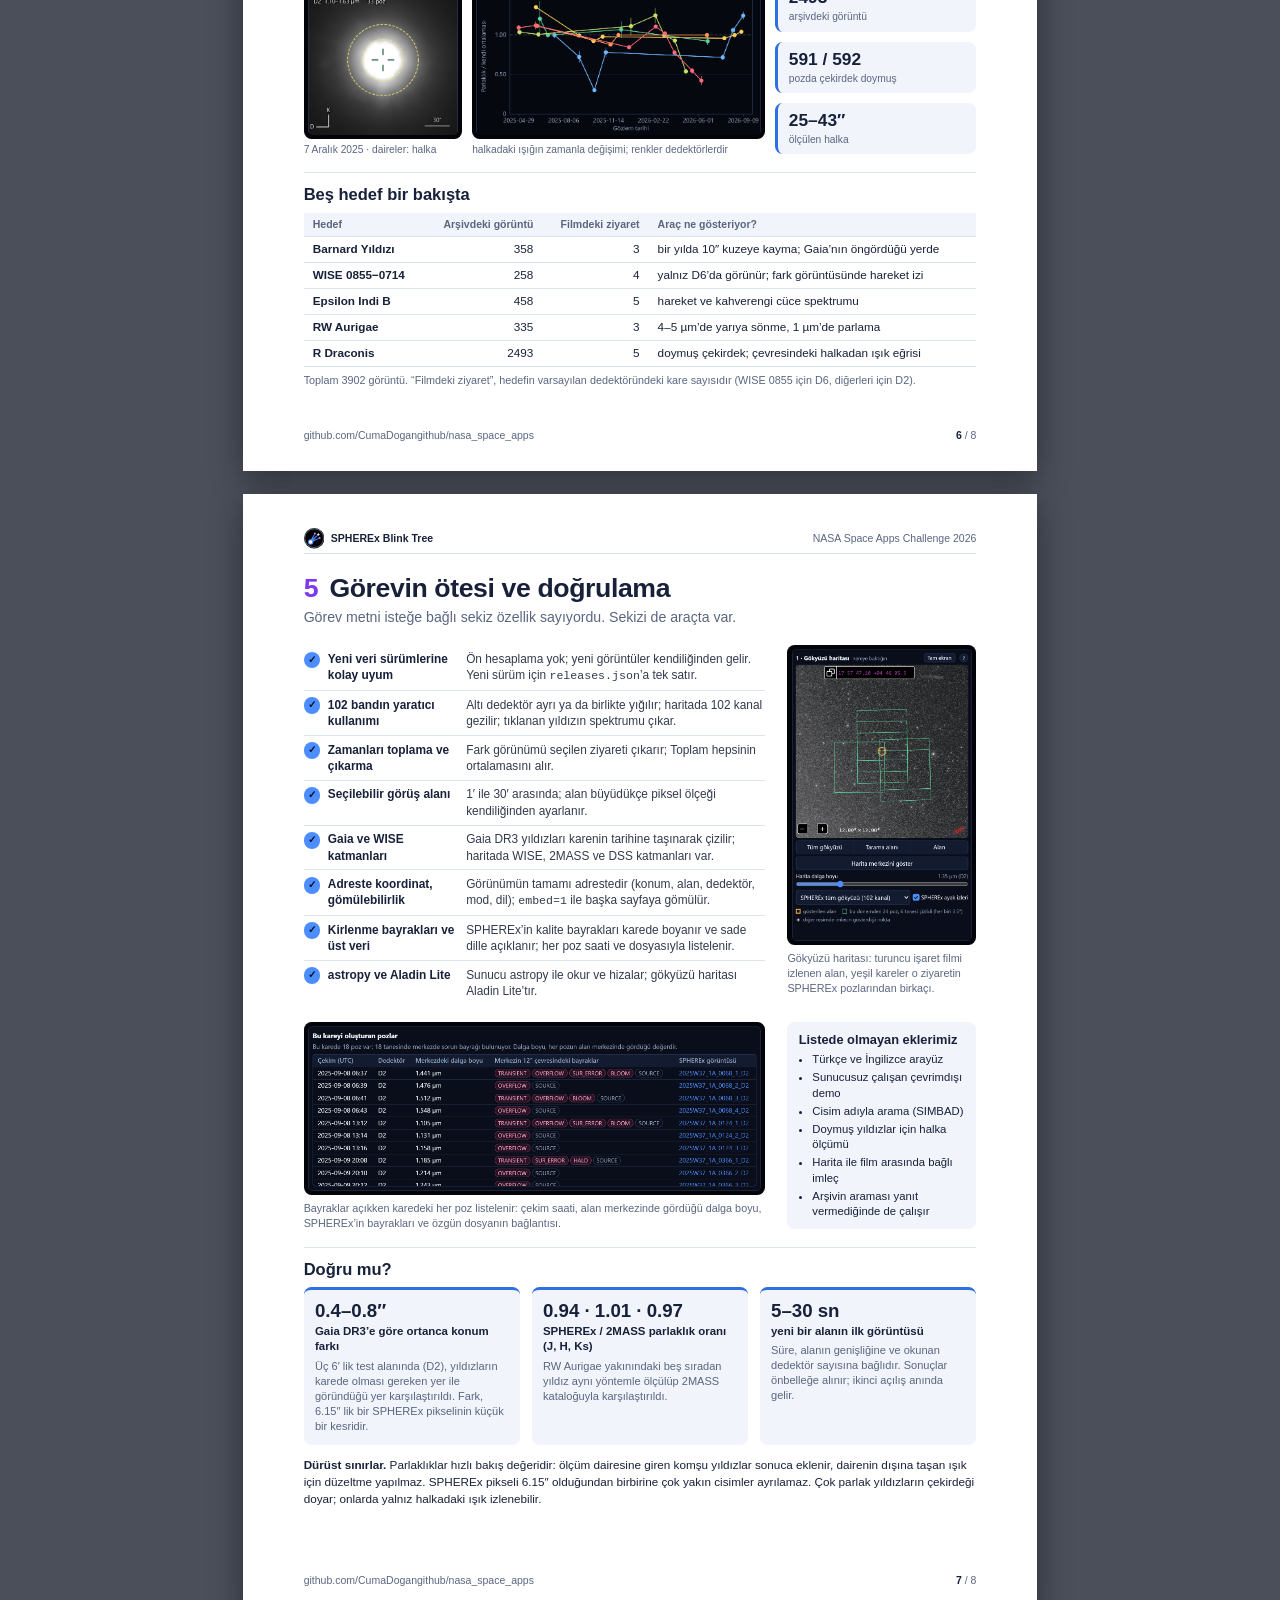
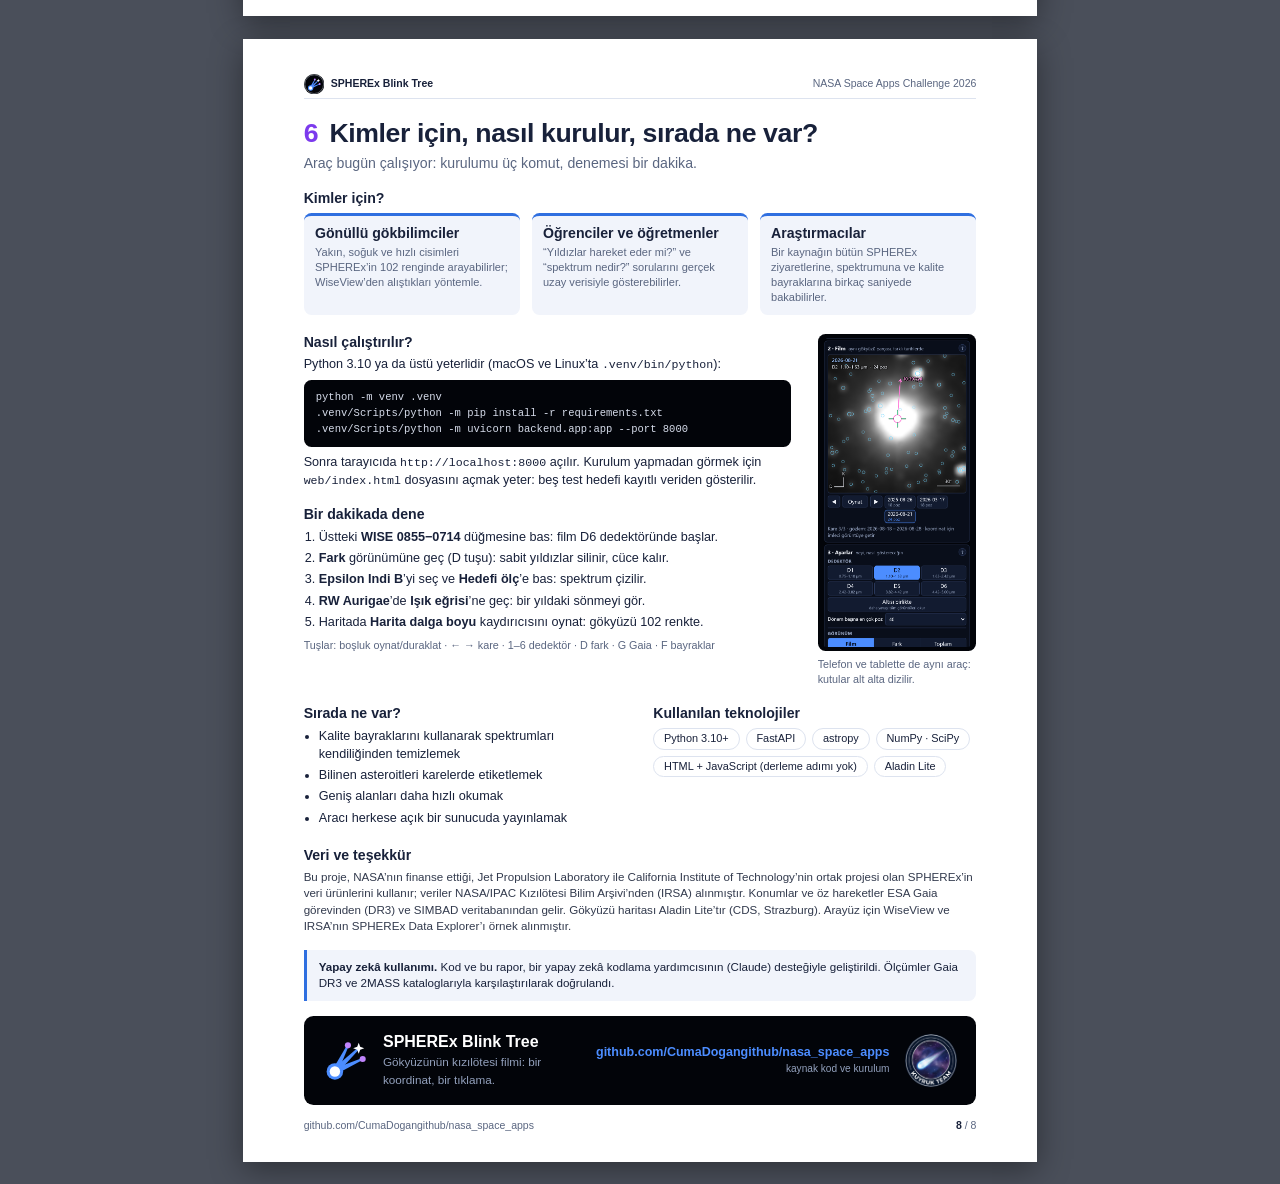
<file: report/report_tr.html>
<!doctype html>
<!-- SPHEREx Blink Tree - layout of the report. Texts come from text_<lang>.json, see build.py.
     Flat colours, the same as the tool's: blue, violet, a night that is almost black. No gradients. -->
<html lang="tr">
<head>
<meta charset="utf-8">
<title>SPHEREx Blink Tree · Kuyruk Team · Proje raporu</title>
<style>
  @page { size: 210mm 297mm; margin: 0; }
  :root {
    --ink: #18213a; --muted: #5a6680; --line: #dde3ef; --soft: #f1f4fb;
    --accent: #4c8dff; --on-accent: #020b1c;        /* blue: numbered dots, everything on the dark parts */
    --violet: #c084fc;                              /* violet on the dark parts */
    --accent-ink: #7c3aed; --accent-soft: #f0e7ff;  /* violet on the white pages: section numbers and tags */
    --bar: #2f6fe0;                                 /* a deeper blue for the bars on the white pages */
    --navy: #020409; --panel: #090e1a; --panel-line: #2c3a5c; --night-text: #f1f4fa; --night-muted: #93a1bd;
  }
  * { box-sizing: border-box; }
  html { -webkit-print-color-adjust: exact; print-color-adjust: exact; }
  body { margin: 0; background: #fff; color: var(--ink); font: 9.5pt/1.42 "Segoe UI", "Helvetica Neue", Arial, sans-serif; }
  h1, h2, h3, p, ul, ol, figure, table, pre { margin: 0; }
  img { display: block; }

  /* every page is one fixed A4 sheet */
  .page { position: relative; width: 210mm; height: 297mm; overflow: hidden; break-after: page; }
  .page:last-child { break-after: auto; }
  @media screen { body { background: #4a4f5a; } .page { margin: 6mm auto; background: #fff; box-shadow: 0 2mm 8mm rgba(0, 0, 0, 0.4); } }


  /* ---------- front cover: the event, the challenge, the project, the team ---------- */
  .front { background: var(--navy); color: var(--night-text); }
  .front > * { position: absolute; left: 16mm; right: 16mm; }
  .f-body { top: 36mm; bottom: 27mm; display: flex; flex-direction: column; align-items: center; text-align: center; }
  .f-label { margin-top: 10mm; font-size: 8.4pt; font-weight: 600; letter-spacing: 1.9pt; color: var(--violet); }
  .f-label:first-child { margin-top: 0; }
  .f-event { margin-top: 1.6mm; font-size: 23pt; line-height: 1.15; font-weight: 600; color: #fff; }
  .f-challenge { margin-top: 1.4mm; font-size: 41pt; line-height: 1.08; font-weight: 700; letter-spacing: -0.9pt; color: var(--accent); }
  .f-project { display: flex; align-items: center; gap: 4mm; margin-top: 2mm; font-size: 24pt; line-height: 1.1; font-weight: 700; color: #fff; }
  .f-project .logo { width: 13mm; height: 13mm; flex: none; overflow: visible; }
  .f-pitch { margin-top: 2.4mm; font-size: 11pt; line-height: 1.35; color: #cdd5e6; }
  .f-team { margin-top: auto; display: flex; flex-direction: column; align-items: center; }
  .f-team img { width: 68mm; height: 68mm; border-radius: 50%; }
  .f-team .f-label { margin-top: 6mm; }
  .f-teamname { margin-top: 1.2mm; font-size: 27pt; line-height: 1.1; font-weight: 700; color: #fff; }
  .f-members { margin: 1.4mm 0 0; padding: 0; list-style: none; font-size: 15pt; line-height: 1.3; font-weight: 600; color: var(--night-text); }
  .f-foot { bottom: 10mm; display: flex; justify-content: space-between; padding-top: 3mm; border-top: 0.25mm solid var(--panel-line); font-size: 8.6pt; color: var(--night-muted); }

  /* ---------- title page (the page after the cover) ---------- */
  .cover { background: var(--navy); color: var(--night-text); }
  .cover > * { position: absolute; left: 16mm; right: 16mm; }
  .c-top { top: 13mm; display: flex; justify-content: space-between; font-size: 8.4pt; font-weight: 600; letter-spacing: 1.7pt; color: var(--night-muted); }
  .c-top span:last-child { color: var(--violet); }
  .c-title { top: 29mm; display: flex; align-items: center; gap: 5mm; }
  .c-title .logo { width: 22mm; height: 22mm; flex: none; overflow: visible; }
  .c-title h1 { font-size: 41pt; line-height: 1; font-weight: 700; letter-spacing: -0.9pt; white-space: nowrap; }
  .c-pitch { top: 54mm; font-size: 15.5pt; line-height: 1.25; font-weight: 600; color: var(--accent); }
  .c-lead { top: 65mm; font-size: 10.4pt; line-height: 1.5; color: #cdd5e6; max-width: 164mm; }
  .c-stats { top: 88mm; display: grid; grid-template-columns: repeat(4, 1fr); gap: 4mm; }
  .c-stats div { padding: 0.5mm 0 0.5mm 3.2mm; border-left: 0.7mm solid var(--accent); }
  .c-stats b { display: block; font-size: 17pt; line-height: 1.15; font-weight: 700; color: #fff; white-space: nowrap; }
  .c-stats span { display: block; margin-top: 0.6mm; font-size: 8.1pt; line-height: 1.3; color: var(--night-muted); }
  .c-shot { top: 110mm; height: 154mm; border: 0.3mm solid var(--panel-line); border-radius: 3mm; overflow: hidden; background: var(--navy); }
  .c-shot img { width: 100%; }
  .c-foot { bottom: 9mm; display: grid; grid-template-columns: 1.15fr 1.45fr 1.2fr; gap: 6mm; align-items: center; padding-top: 3mm; border-top: 0.25mm solid var(--panel-line); font-size: 8.6pt; line-height: 1.35; }
  .c-foot .team { display: flex; align-items: center; gap: 3.2mm; }
  .c-foot .team img { flex: none; width: 15mm; height: 15mm; border-radius: 50%; }
  .c-foot .who { display: block; font-size: 8.2pt; color: var(--night-muted); }
  .c-foot b { display: block; margin-bottom: 0.5mm; font-size: 7.4pt; font-weight: 600; letter-spacing: 1.2pt; color: var(--night-muted); }
  .c-foot span { color: var(--night-text); }
  .c-foot .big { font-size: 10.5pt; font-weight: 600; }

  /* ---------- inner pages ---------- */
  .head, .foot { position: absolute; left: 16mm; right: 16mm; display: flex; justify-content: space-between; align-items: center; font-size: 7.9pt; color: var(--muted); }
  .head { top: 8mm; height: 8mm; border-bottom: 0.25mm solid var(--line); }
  .head .brand { display: flex; align-items: center; gap: 1.8mm; font-weight: 600; color: var(--ink); }
  .head .logo { width: 5.4mm; height: 5.4mm; }
  .foot { bottom: 7.5mm; }
  .foot b { font-weight: 600; color: var(--ink); }
  .body { position: absolute; left: 16mm; right: 16mm; top: 21mm; bottom: 15mm; }

  h2 { display: flex; align-items: baseline; gap: 3mm; font-size: 20pt; line-height: 1.15; font-weight: 700; letter-spacing: -0.3pt; }
  h2 .n { flex: none; color: var(--accent-ink); }
  .lead { margin: 1.2mm 0 4.5mm; font-size: 10.6pt; line-height: 1.4; color: var(--muted); }
  h3 { margin-bottom: 1.2mm; font-size: 10.6pt; line-height: 1.25; font-weight: 700; }
  p + p { margin-top: 1.8mm; }
  code, pre { font-family: Consolas, "Cascadia Mono", "Courier New", monospace; }
  code { font-size: 8.7pt; }

  .cols { display: grid; grid-template-columns: 1fr 1fr; gap: 7mm; }
  .fig { padding: 1.1mm; background: var(--navy); border-radius: 2mm; }
  .fig img { width: 100%; border-radius: 1.2mm; }
  .cap { margin-top: 1.5mm; font-size: 8.1pt; line-height: 1.38; color: var(--muted); }

  /* numbers with a label */
  .stats { display: grid; grid-template-columns: repeat(4, 1fr); gap: 3mm; }
  .stats div { padding: 2.4mm 3mm; background: var(--soft); border-radius: 2mm; border-left: 0.8mm solid var(--bar); }
  .stats b { display: block; font-size: 14pt; line-height: 1.15; font-weight: 700; white-space: nowrap; }
  .stats span { display: block; margin-top: 0.7mm; font-size: 7.9pt; line-height: 1.3; color: var(--muted); }

  /* page 3: the four boxes of the tool */
  .hero { margin-top: 3.6mm; }
  .boxes { display: grid; grid-template-columns: repeat(4, 1fr); gap: 3mm; margin-top: 3.4mm; }
  .boxes div { padding: 2.4mm 2.8mm 2.6mm; border: 0.25mm solid var(--line); border-radius: 2mm; font-size: 8.3pt; line-height: 1.36; color: var(--muted); }
  .boxes b { display: block; margin-bottom: 0.8mm; font-size: 9.4pt; color: var(--ink); }
  .boxes b i { display: inline-block; width: 4.6mm; height: 4.6mm; margin-right: 1.6mm; border-radius: 50%; background: var(--accent); color: var(--on-accent); font-style: normal; font-size: 8pt; line-height: 4.6mm; text-align: center; }

  /* page 4: who talks to whom */
  .flow { display: grid; grid-template-columns: 41mm 24mm 41mm 12mm 1fr; align-items: center; padding: 3.4mm 4mm; background: var(--navy); border-radius: 2.5mm; color: var(--night-text); }
  .node { padding: 2.6mm 3mm; background: var(--panel); border: 0.25mm solid var(--panel-line); border-radius: 2mm; font-size: 8.2pt; line-height: 1.36; }
  .node b { display: block; font-size: 10.4pt; color: #fff; }
  .node i { display: block; margin-bottom: 1.2mm; font-style: normal; font-size: 7.8pt; color: var(--accent); }
  .node ul { padding-left: 3.4mm; color: #cdd5e6; }
  .node.src { padding: 1.7mm 3mm; }
  .node.src b { font-size: 9.3pt; }
  .node.src i { margin-bottom: 0; color: var(--night-muted); }
  .node.src + .node.src { margin-top: 1.8mm; }
  .link { text-align: center; font-size: 7.4pt; line-height: 1.25; color: var(--night-muted); }
  .link svg { display: block; margin: 0.8mm auto; }
  .link svg path { stroke: var(--accent); stroke-width: 0.45; fill: none; }
  .link svg polygon { fill: var(--accent); }

  .steps { margin: 4.6mm 0; padding: 0; list-style: none; counter-reset: step; }
  .steps li { position: relative; padding: 0 0 2.4mm 9mm; counter-increment: step; }
  .steps li::before { content: counter(step); position: absolute; left: 0; top: 0.2mm; width: 5.6mm; height: 5.6mm; border-radius: 50%; background: var(--accent); color: var(--on-accent); font-size: 8.6pt; font-weight: 700; line-height: 5.6mm; text-align: center; }
  .steps li:last-child { padding-bottom: 0; }

  /* pages 5 and 6: one block per target */
  .target { margin-top: 4.2mm; padding-top: 3.4mm; border-top: 0.25mm solid var(--line); }
  .target header { display: flex; align-items: baseline; gap: 3mm; margin-bottom: 1.2mm; }
  .target header h3 { margin: 0; font-size: 12.4pt; }
  .tag { padding: 0.2mm 2.4mm; border-radius: 3mm; background: var(--accent-soft); color: var(--accent-ink); font-size: 7.9pt; font-weight: 600; }
  .media { display: flex; align-items: flex-start; gap: 2.6mm; margin-top: 2.6mm; }
  .m figcaption { margin-top: 1.1mm; font-size: 7.7pt; line-height: 1.3; color: var(--muted); }
  .m.sq { flex: none; width: 42mm; }
  .m.plot { flex: none; width: 77.6mm; }
  .m.half { flex: 1 1 0; min-width: 0; }
  .keys { flex: 1 1 0; min-width: 0; display: grid; gap: 2.6mm; align-content: start; }
  .keys.none { display: none; }
  .keys div { padding: 2.2mm 2.8mm; background: var(--soft); border-radius: 2mm; border-left: 0.8mm solid var(--bar); }
  .keys b { display: block; font-size: 13pt; line-height: 1.15; white-space: nowrap; }
  .keys span { display: block; margin-top: 0.5mm; font-size: 7.7pt; line-height: 1.28; color: var(--muted); }

  table { width: 100%; border-collapse: collapse; }
  .glance { margin-top: 1.5mm; font-size: 8.8pt; }
  .glance th, .glance td { padding: 1.1mm 2.4mm; text-align: left; border-bottom: 0.25mm solid var(--line); }
  .glance thead th { font-size: 7.9pt; font-weight: 600; color: var(--muted); background: var(--soft); }
  .glance td:nth-child(2), .glance td:nth-child(3), .glance th:nth-child(2), .glance th:nth-child(3) { text-align: right; font-variant-numeric: tabular-nums; }
  .glance td:first-child { font-weight: 600; white-space: nowrap; }

  /* page 7: the wish list */
  .split { display: grid; grid-template-columns: 1fr 50mm; gap: 6mm; align-items: start; }
  .wishes { font-size: 8.9pt; line-height: 1.36; }
  .wishes th, .wishes td { padding: 1.55mm 0; vertical-align: top; text-align: left; border-bottom: 0.25mm solid var(--line); }
  .wishes tr:last-child th, .wishes tr:last-child td { border-bottom: 0; }
  .wishes th { position: relative; width: 43mm; padding-left: 6.4mm; padding-right: 3mm; font-weight: 700; }
  .wishes th::before { content: "\2713"; position: absolute; left: 0; top: 1.7mm; width: 4.4mm; height: 4.4mm; border-radius: 50%; background: var(--accent); color: var(--on-accent); font-size: 7.6pt; line-height: 4.4mm; text-align: center; }
  .wishes td { color: #323a4d; }
  .rowfig { display: grid; grid-template-columns: 1fr 50mm; gap: 6mm; align-items: start; margin-top: 4.5mm; }
  .plus { padding: 2.6mm 3mm; background: var(--soft); border-radius: 2mm; font-size: 8.5pt; line-height: 1.36; }
  .plus h3 { font-size: 9.6pt; }
  .plus ul { padding-left: 3.6mm; }
  .plus li + li { margin-top: 0.7mm; }
  .rule { margin: 4.2mm 0 1.8mm; padding-top: 3.2mm; border-top: 0.25mm solid var(--line); font-size: 12.4pt; }
  .cards { display: grid; grid-template-columns: repeat(3, 1fr); gap: 3mm; }
  .cards div { padding: 2.6mm 3mm 2.8mm; background: var(--soft); border-radius: 2mm; border-top: 0.8mm solid var(--bar); font-size: 8.3pt; line-height: 1.36; color: var(--muted); }
  .cards b { display: block; font-size: 14pt; line-height: 1.15; color: var(--ink); white-space: nowrap; }
  .cards strong { display: block; margin: 0.6mm 0 1mm; font-size: 8.6pt; color: var(--ink); }
  .note { margin-top: 3.4mm; font-size: 8.8pt; }

  /* page 8 */
  .cards.who b { font-size: 10.6pt; white-space: normal; margin-bottom: 0.8mm; }
  .block { margin-top: 5mm; }
  .tryrun { display: grid; grid-template-columns: 1fr 42mm; gap: 7mm; align-items: start; }
  pre { margin: 1.6mm 0; padding: 2.6mm 3.2mm; background: var(--navy); border-radius: 2mm; color: #d6dcea; font-size: 7.9pt; line-height: 1.5; white-space: pre-wrap; }
  .list { padding-left: 4mm; }
  .list li + li { margin-top: 0.9mm; }
  .chips { display: flex; flex-wrap: wrap; gap: 1.6mm; margin-top: 1.4mm; }
  .chips span { padding: 0.5mm 2.6mm; border: 0.25mm solid var(--line); border-radius: 3mm; font-size: 8.2pt; }
  .small { font-size: 8.7pt; line-height: 1.42; color: #323a4d; }
  .ai { margin-top: 4mm; padding: 2.4mm 3.2mm; border-left: 0.8mm solid var(--bar); background: var(--soft); border-radius: 0 2mm 2mm 0; font-size: 8.7pt; }
  .closing { position: absolute; left: 0; right: 0; bottom: 0; display: flex; align-items: center; gap: 4mm; padding: 4mm 5mm; background: var(--navy); border-radius: 2.5mm; color: var(--night-text); }
  .closing .logo { width: 12mm; height: 12mm; flex: none; overflow: visible; }
  .closing img { flex: none; width: 14mm; height: 14mm; border-radius: 50%; }
  .closing b { display: block; font-size: 12pt; color: #fff; }
  .closing span { font-size: 8.8pt; color: var(--night-muted); }
  .closing .url { margin-left: auto; text-align: right; font-size: 9.4pt; color: var(--accent); font-weight: 600; }
  .closing .url small { display: block; font-size: 7.6pt; font-weight: 400; color: var(--night-muted); }
</style>
</head>
<body>
<svg width="0" height="0" style="position:absolute" aria-hidden="true"><defs><g id="bt-mark"><g fill="#4c8dff"><polygon points="8.17,28.34 12.83,30.66 22.75,6.87 21.25,6.13"/><polygon points="8.68,27.64 12.32,31.36 32.09,9.6 30.91,8.4"/><polygon points="9.43,27.13 11.57,31.87 35.35,19.28 34.65,17.72"/><circle cx="10.5" cy="29.5" r="7.3"/></g><circle cx="22" cy="6.5" r="2.7" fill="#c084fc"/><circle cx="35" cy="18.5" r="2.7" fill="#c084fc"/><path transform="translate(31.5 9)" fill="#fff" d="M0-4.9 1.3-1.3 4.9 0 1.3 1.3 0 4.9-1.3 1.3-4.9 0-1.3-1.3Z"/><circle cx="10.5" cy="29.5" r="4.6" fill="#fff"/></g><g id="bt-badge"><circle cx="20" cy="20" r="20" fill="#020409"/><circle cx="20" cy="20" r="18.4" fill="none" stroke="#c9ced8" stroke-width=".9"/><use href="#bt-mark" transform="translate(5.4 6.2) scale(.72)"/></g></defs></svg>

<!-- 1: cover -->
<section class="page front">
  <div class="c-top" style="justify-content: center"><span>PROJE RAPORU · KASIM 2026</span></div>
  <div class="f-body">
    <p class="f-label">ETKİNLİK</p>
    <p class="f-event">NASA Space Apps Challenge 2026</p>
    <p class="f-label">KONU BAŞLIĞI</p>
    <h1 class="f-challenge">Planet X and SPHEREx</h1>
    <p class="f-label">PROJE</p>
    <p class="f-project"><svg class="logo" viewBox="0 0 40 40" aria-hidden="true"><use href="#bt-mark"/></svg>SPHEREx Blink Tree</p>
    <p class="f-pitch">Gökyüzünün kızılötesi filmini izle: hareket edeni ve değişeni yakala.</p>
    <div class="f-team">
      <img src="figures/kuyruk-team.jpg" alt="">
      <p class="f-label">TAKIM</p>
      <p class="f-teamname">Kuyruk Team</p>
      <p class="f-label">TAKIM ÜYELERİ</p>
      <ul class="f-members"><li>Cuma Doğan</li></ul>
    </div>
  </div>
  <div class="f-foot"><span>github.com/CumaDogangithub/nasa_space_apps</span><span>14–15 Kasım 2026</span></div>
</section>

<!-- 2: title page -->
<section class="page cover">
  <div class="c-top"><span>NASA SPACE APPS CHALLENGE 2026</span><span>PROJE RAPORU · KASIM 2026</span></div>
  <div class="c-title">
    <svg class="logo" viewBox="0 0 40 40" aria-hidden="true"><use href="#bt-mark"/></svg>
    <h1>SPHEREx Blink Tree</h1>
  </div>
  <p class="c-pitch">Gökyüzünün kızılötesi filmini izle: hareket edeni ve değişeni yakala.</p>
  <p class="c-lead">Bir koordinat ya da cisim adı yaz. Araç, NASA’nın SPHEREx teleskobunun o noktayı gördüğü bütün görüntüleri arşivden canlı okur, hizalar ve kısa bir film gibi oynatır. Bir yıldıza tıkla: 0.75–5 µm spektrumu ve ışık eğrisi anında çizilir.</p>
  <div class="c-stats"><div><b>5 / 5</b><span>test hedefi araçta çalışıyor</span></div><div><b>102</b><span>kızılötesi renk, 0.75–5 µm</span></div><div><b>< %1</b><span>her 65 MB’lık dosyadan okunan kısım (3′ alan)</span></div><div><b>0.4–0.8″</b><span>Gaia’ya göre ortanca konum farkı</span></div></div>
  <div class="c-shot"><img src="figures/tr/page.png" alt=""></div>
  <div class="c-foot">
    <div class="team"><img src="figures/kuyruk-team.jpg" alt=""><div><b>TAKIM</b><span class="big">Kuyruk Team</span><span class="who">Cuma Doğan</span></div></div>
    <div><b>GÖREV</b><span class="big">Planet X and SPHEREx</span><span class="who">SPHEREx görüntülerini zaman içinde canlandıran, herkese açık bir web aracı</span></div>
    <div><b>KAYNAK KOD</b><span>github.com/CumaDogangithub/nasa_space_apps</span></div>
  </div>
</section>

<!-- 3: the challenge and our answer -->
<section class="page">
  <div class="head"><span class="brand"><svg class="logo" viewBox="0 0 40 40" aria-hidden="true"><use href="#bt-badge"/></svg>SPHEREx Blink Tree</span><span>NASA Space Apps Challenge 2026</span></div>
  <div class="body">
    <h2><span class="n">1</span>Görev ve çözümümüz</h2>
    <p class="lead">Görev, WiseView’in WISE için yaptığını SPHEREx için yapmaktı: aynı gökyüzü parçasını farklı tarihlerde art arda göstermek.</p>
    <div class="cols">
      <div><h3>Görev ne istiyordu?</h3><p>SPHEREx, tüm gökyüzünü 102 kızılötesi renkte (0.75–5 µm) tarayan bir NASA uzay teleskobudur. Aynı noktaya yaklaşık altı ayda bir geri döner; verileri herkese açıktır ve her hafta yenilenir.</p><p>İstenen şuydu: kullanıcı bir koordinat girsin, araç o gökyüzü parçasının SPHEREx görüntülerini küçük bir video gibi art arda göstersin. Böylece hareket eden ya da parlaklığı değişen cisimler kolayca fark edilsin.</p><p>Beş test hedefi verildi: Barnard Yıldızı, Epsilon Indi B, WISE 0855, RW Aurigae ve R Draconis.</p></div>
      <div><h3>Çözümümüz</h3><p>SPHEREx Blink Tree bir web sayfasıdır. Koordinat ya da cisim adı yazılır; araç o noktayı içeren bütün SPHEREx görüntülerini arşivde bulur, yalnız gereken pikselleri okur, gökyüzünde hizalar ve ziyaret ziyaret üst üste bindirip film gibi oynatır.</p><p>Hiçbir şey önceden hesaplanmaz: araç her alan için arşive sorar. Bu yüzden bütün gökyüzünde çalışır ve yeni veri geldikçe kendiliğinden güncel kalır.</p><p>Arayüz Türkçe ve İngilizcedir. Dört numaralı kutu kullanıcıyı haritadan filme, filmden spektruma götürür.</p></div>
    </div>
    <figure class="fig hero"><img src="figures/tr/hero.png" alt=""></figure>
    <p class="cap">Aracın ana ekranı: Barnard Yıldızı, D2 dedektörü (1.10–1.63 µm). Mavi halkalar Gaia’nın bildiği yıldızlardır; pembe ok, yıldızın beş yıl sonra varacağı yeri gösterir. Soldaki haritada yeşil kareler, o ziyaretteki 24 SPHEREx pozundan altısının gökyüzündeki izleridir.</p>
    <div class="boxes"><div><b><i>1</i>Gökyüzü haritası</b>Nereye baktığını ve teleskobun o noktayı nasıl taradığını gösterir; 102 kanal bir kaydırıcıyla gezilir.</div><div><b><i>2</i>Film</b>Aynı gökyüzü parçası, farklı tarihlerde. Fark görünümü değişmeyeni siler; Toplam daha derin bir görüntü verir.</div><div><b><i>3</i>Ayarlar</b>Altı dedektör, görüş alanı, kontrast, Gaia yıldızları ve SPHEREx’in kalite bayrakları.</div><div><b><i>4</i>Spektrum ve ışık eğrisi</b>Bir yıldıza tıklanınca 0.75–5 µm spektrumu ve parlaklığının zamanla değişimi çizilir.</div></div>
  </div>
  <div class="foot"><span>github.com/CumaDogangithub/nasa_space_apps</span><span><b>3</b> / 8</span></div>
</section>

<!-- 4: how it works -->
<section class="page">
  <div class="head"><span class="brand"><svg class="logo" viewBox="0 0 40 40" aria-hidden="true"><use href="#bt-badge"/></svg>SPHEREx Blink Tree</span><span>NASA Space Apps Challenge 2026</span></div>
  <div class="body">
    <h2><span class="n">2</span>Nasıl çalışır?</h2>
    <p class="lead">Tarayıcıda sade bir sayfa, küçük bir Python sunucusu ve NASA’nın açık arşivleri. Arada hazır bir görüntü deposu yok.</p>
    <div class="flow">
      <div class="node"><b>Tarayıcı</b><i>düz HTML + JavaScript, kurulum yok</i><ul><li>film · fark · toplam</li><li>kontrast ve yumuşatma</li><li>spektrum ve ışık eğrisi</li><li>gökyüzü haritası (Aladin Lite)</li></ul></div>
      <div class="link">
        konum, alan, dedektör
        <svg width="21mm" height="7mm" viewBox="0 0 21 7"><path d="M1 2H18"/><polygon points="20,2 17.2,0.6 17.2,3.4"/><path d="M20 5H3"/><polygon points="1,5 3.8,3.6 3.8,6.4"/></svg>
        ham sayısal kareler
      </div>
      <div class="node"><b>Sunucu</b><i>Python · FastAPI + astropy</i><ul><li>görüntü arama</li><li>hizalama ve yığma</li><li>parlaklık ölçümü</li><li>disk önbelleği</li></ul></div>
      <div class="link"><svg width="11mm" height="34mm" viewBox="0 0 11 34"><path d="M0.5 17L8.6 4.4"/><polygon points="10,2.2 9.9,5.3 7.5,3.8"/><path d="M0.5 17H8"/><polygon points="10,17 7.2,15.6 7.2,18.4"/><path d="M0.5 17L8.6 29.6"/><polygon points="10,31.8 7.5,30.2 9.9,28.7"/></svg></div>
      <div><div class="node src"><b>IRSA görüntü araması (SIA2)</b><i>“Bu noktayı hangi görüntüler kapsıyor?” · 1–5&nbsp;sn</i></div><div class="node src"><b>AWS S3’teki açık SPHEREx verisi</b><i>yalnız gereken baytlar · HTTP range istekleri</i></div><div class="node src"><b>ESA Gaia DR3 · SIMBAD</b><i>yıldız konumları, öz hareketler, isimler</i></div></div>
    </div>
    <ol class="steps"><li><b>Görüntüleri bul.</b> IRSA’nın görüntü arama servisi, ayak izi o noktayı içeren bütün SPHEREx görüntülerini 1–5 saniyede listeler.</li><li><b>Yalnız gereken pikselleri oku.</b> Her görüntü 62–66 MB’lık bir dosyadır. Sunucu dosyayı indirmez; başlığı ve hedefin çevresindeki satırları HTTP “range” istekleriyle okur. 3′ lik bir alan için dosya başına yaklaşık 0.4 MB, yani dosyanın %1’inden azı yeter.</li><li><b>Hizala.</b> Her küçük pencere, görüntünün kendi astrometrisiyle, kuzey yukarıda olacak biçimde ortak bir ızgaraya taşınır ve yerel gökyüzü parlaklığı çıkarılır.</li><li><b>Ziyaretlere ayır ve yığ.</b> 15 günden uzun bir boşluk yeni bir ziyaret (dönem) başlatır. Her dönemde bir dedektörün bütün pozları, aykırı değerler atılarak ortalanır; doymuş yıldız çekirdekleri ortalamaya katılmaz, işaretlenir.</li><li><b>Göster.</b> Tarayıcı ham sayısal kareleri alır; kontrast, film, fark ve toplam işlemlerini kendisi yapar. Bu yüzden ayarlar anında tepki verir.</li></ol>
    <div class="cols">
      <div>
        <h3>Spektrograf olmadan spektrum</h3><p>SPHEREx’te prizma yoktur. Her dedektörün önündeki süzgecin geçirdiği renk, dedektör boyunca yavaşça değişir; teleskop pozlar arasında kaydıkça yıldız her seferinde başka bir renge düşer. Araç, tıklanan noktayı altı dedektörün bütün pozlarında 12″ yarıçaplı bir daire içinde ölçer ve her pozun dalga boyunu dedektörün kendi tablosundan bulur. Noktalar birleşince 0.75–5 µm spektrumu ortaya çıkar.</p><p>Işık eğrisinde her poz, yıldızın aynı dalga boyundaki kendi ortalamasına bölünür. Böylece kırmızı bir yıldız, ziyaretler farklı dalga boylarını örnekledi diye değişiyormuş gibi görünmez.</p>
      </div>
      <div>
        <h3>Neden hep güncel?</h3><p>Araç hazır görüntü deposu tutmaz; arşive “şu an ne var?” diye sorar ve yanıtı en çok bir gün kullanır. Her hafta eklenen görüntüler kendiliğinden görünür. Yeni bir veri sürümü için tek satır yeter: <code>releases.json</code> dosyasına koleksiyon adını eklemek.</p>
        <figure class="fig" style="margin-top: 3mm"><img src="figures/tr/coverage.png" alt=""></figure>
        <p class="cap">Bir nokta için arşivde ne var: dedektör ve ziyaret başına poz sayısı (RW Aurigae). Satıra tıklamak o dedektörün filmini açar.</p>
      </div>
    </div>
    <div class="stats" style="position: absolute; left: 0; right: 0; bottom: 0"><div><b>1–5 sn</b><span>arşivde görüntü arama</span></div><div><b>≈ 0.4 MB</b><span>dosya başına okunan veri (3′ alan)</span></div><div><b>5–30 sn</b><span>yeni bir alanın ilk görüntüsü; sonrası önbellekten anında</span></div><div><b>6.15″</b><span>bir SPHEREx pikselinin gökyüzündeki boyutu</span></div></div>
  </div>
  <div class="foot"><span>github.com/CumaDogangithub/nasa_space_apps</span><span><b>4</b> / 8</span></div>
</section>

<!-- 5: results, things that move -->
<section class="page">
  <div class="head"><span class="brand"><svg class="logo" viewBox="0 0 40 40" aria-hidden="true"><use href="#bt-badge"/></svg>SPHEREx Blink Tree</span><span>NASA Space Apps Challenge 2026</span></div>
  <div class="body">
    <h2><span class="n">3</span>Sonuçlar: hareket edenler</h2>
    <p class="lead" style="margin-bottom: 0">Beş test hedefinin beşi de araçta çalışıyor. Bu iki sayfadaki bütün resimler aracın kendi ekran görüntüleridir.</p>
    
    <article class="target">
      <header><h3>Barnard Yıldızı</h3><span class="tag">gökyüzünün en hızlı yıldızı</span></header>
      <p>SPHEREx bu yıldızı üç kez ziyaret etti: Ağustos 2025, Mart 2026 ve Ağustos 2026. İlk ve son ziyaret arasında yıldız yaklaşık 10″ kuzeye kaydı. Fark görüntüsünde eski yeri koyu, yeni yeri parlak görünür; pembe ok, Gaia’nın ölçtüğü hareketle beş yıl sonra varacağı yeri gösterir.</p>
      <div class="media">
        <figure class="m sq"><div class="fig"><img src="figures/tr/barnard_first.png" alt=""></div><figcaption>26 Ağustos 2025</figcaption></figure><figure class="m sq"><div class="fig"><img src="figures/tr/barnard_last.png" alt=""></div><figcaption>21 Ağustos 2026</figcaption></figure><figure class="m sq"><div class="fig"><img src="figures/tr/barnard_diff.png" alt=""></div><figcaption>fark: son ziyaret − ilk ziyaret</figcaption></figure>
        <div class="keys "><div><b>10.4″</b><span>yıllık hareket</span></div><div><b>≈ 1.7 piksel</b><span>ilk ve son ziyaret arasındaki kayma</span></div><div><b>358</b><span>arşivdeki görüntü</span></div></div>
      </div>
    </article>
    
    <article class="target">
      <header><h3>WISE 0855−0714</h3><span class="tag">bilinen en soğuk kahverengi cüce</span></header>
      <p>Görevde verilen koordinat cismin 2010’daki konumudur; yılda 8.1″ hareket ettiği için bugün yaklaşık 2′ batıdadır ve araç alanı bugünkü yerine ortalar. Cüce yalnız D6 dedektöründe görünür. Fark görüntüsünde sabit yıldızlar silinir; cüce, hareket yönünde koyu–parlak bir çift bırakır.</p>
      <div class="media">
        <figure class="m sq"><div class="fig"><img src="figures/tr/wise_first.png" alt=""></div><figcaption>12 Kasım 2025 · D6</figcaption></figure><figure class="m sq"><div class="fig"><img src="figures/tr/wise_last.png" alt=""></div><figcaption>27 Nisan 2026 · D6</figcaption></figure><figure class="m sq"><div class="fig"><img src="figures/tr/wise_diff.png" alt=""></div><figcaption>fark: Nisan 2026 − Kasım 2025</figcaption></figure>
        <div class="keys "><div><b>D6</b><span>yalnız 4.42–5.00 µm’de görünür</span></div><div><b>8.1″</b><span>yıllık hareket</span></div><div><b>≈ 2′</b><span>2010’daki konumundan uzaklığı</span></div></div>
      </div>
    </article>
    
    <article class="target">
      <header><h3>Epsilon Indi B</h3><span class="tag">bir çift kahverengi cüce</span></header>
      <p>Araç cismi beş ziyaret boyunca izleyip 454 pozda ölçtü. Spektrumda 1.3, 1.6, 2.1 ve 4 µm civarında tepeler, aralarında derin çukurlar var: kahverengi cüce atmosferindeki su buharı ve metanın imzası. Hazır bir spektrum dosyası kullanılmadı; her nokta görüntülerden o anda ölçüldü.</p>
      <div class="media">
        <figure class="m sq"><div class="fig"><img src="figures/tr/epsindb_frame.png" alt=""></div><figcaption>11 Ekim 2025 · ok: Gaia hareketi</figcaption></figure><figure class="m plot"><div class="fig"><img src="figures/tr/epsindb_spec.png" alt=""></div><figcaption>spektrum; renkler ziyaretlerdir (en iyi örneklenen üçü)</figcaption></figure>
        <div class="keys "><div><b>454</b><span>pozdan ölçülen spektrum</span></div><div><b>4.7″</b><span>yıllık hareket</span></div><div><b>≈ 58 mJy</b><span>en parlak olduğu yer: 4 µm</span></div></div>
      </div>
    </article>
    
  </div>
  <div class="foot"><span>github.com/CumaDogangithub/nasa_space_apps</span><span><b>5</b> / 8</span></div>
</section>

<!-- 6: results, things that change -->
<section class="page">
  <div class="head"><span class="brand"><svg class="logo" viewBox="0 0 40 40" aria-hidden="true"><use href="#bt-badge"/></svg>SPHEREx Blink Tree</span><span>NASA Space Apps Challenge 2026</span></div>
  <div class="body">
    <h2><span class="n">4</span>Sonuçlar: parlaklığı değişenler</h2>
    <p class="lead" style="margin-bottom: 0">Her poz yıldızı farklı bir dalga boyunda gördüğü için araç, değişimi yalnız zamana göre değil renge göre de gösterir.</p>
    
    <article class="target">
      <header><h3>RW Aurigae</h3><span class="tag">düzensiz değişen genç yıldız</span></header>
      <p>Araç yıldızı üç ziyarette (Eylül 2025, Mart 2026, Eylül 2026) 332 pozda ölçtü. Bir yıl içinde 3.8–5 µm’deki parlaklığı yaklaşık yarıya indi (4.4–5 µm’de 2900 → 1500 mJy); 0.75–1.1 µm’de ise yaklaşık 1.5 katına çıktı. Tek renkte bakan bir araç bu değişimin yalnız bir yüzünü görürdü.</p>
      <div class="media">
        <figure class="m half"><div class="fig"><img src="figures/tr/rwaur_spec.png" alt=""></div><figcaption>Spektrum, ziyarete göre renkli: uzun dalga boylarında üç ziyaret birbirinden ayrılıyor.</figcaption></figure><figure class="m half"><div class="fig"><img src="figures/tr/rwaur_curve.png" alt=""></div><figcaption>Işık eğrisi, dedektöre göre renkli: D5 ve D6 sönerken D1 parlıyor (1 = yıldızın kendi ortalaması).</figcaption></figure>
        <div class="keys none"></div>
      </div>
    </article>
    
    <article class="target">
      <header><h3>R Draconis</h3><span class="tag">245 günde bir nabız gibi atan kırmızı dev</span></header>
      <p>Kuzeydeki derin alana yakın olduğu için SPHEREx onu neredeyse kesintisiz izliyor. Yıldız SPHEREx için fazla parlak: okunan 592 pozun 591’inde çekirdeği doymuş. Araç bunu fark eder ve çekirdek yerine çevresindeki halkadaki ışığı (merkezden 25–43″) ölçer. Bu ışık ziyaretten ziyarete iki kattan fazla değişiyor.</p>
      <div class="media">
        <figure class="m sq"><div class="fig"><img src="figures/tr/rdra_frame.png" alt=""></div><figcaption>7 Aralık 2025 · daireler: halka</figcaption></figure><figure class="m plot"><div class="fig"><img src="figures/tr/rdra_curve.png" alt=""></div><figcaption>halkadaki ışığın zamanla değişimi; renkler dedektörlerdir</figcaption></figure>
        <div class="keys "><div><b>2493</b><span>arşivdeki görüntü</span></div><div><b>591 / 592</b><span>pozda çekirdek doymuş</span></div><div><b>25–43″</b><span>ölçülen halka</span></div></div>
      </div>
    </article>
    
    <h3 class="rule">Beş hedef bir bakışta</h3>
    <table class="glance">
      <thead><tr><th>Hedef</th><th>Arşivdeki görüntü</th><th>Filmdeki ziyaret</th><th>Araç ne gösteriyor?</th></tr></thead>
      <tbody><tr><td>Barnard Yıldızı</td><td>358</td><td>3</td><td>bir yılda 10″ kuzeye kayma; Gaia’nın öngördüğü yerde</td></tr><tr><td>WISE 0855−0714</td><td>258</td><td>4</td><td>yalnız D6’da görünür; fark görüntüsünde hareket izi</td></tr><tr><td>Epsilon Indi B</td><td>458</td><td>5</td><td>hareket ve kahverengi cüce spektrumu</td></tr><tr><td>RW Aurigae</td><td>335</td><td>3</td><td>4–5 µm’de yarıya sönme, 1 µm’de parlama</td></tr><tr><td>R Draconis</td><td>2493</td><td>5</td><td>doymuş çekirdek; çevresindeki halkadan ışık eğrisi</td></tr></tbody>
    </table>
    <p class="cap">Toplam 3902 görüntü. “Filmdeki ziyaret”, hedefin varsayılan dedektöründeki kare sayısıdır (WISE 0855 için D6, diğerleri için D2).</p>
  </div>
  <div class="foot"><span>github.com/CumaDogangithub/nasa_space_apps</span><span><b>6</b> / 8</span></div>
</section>

<!-- 7: beyond the brief, and is it right? -->
<section class="page">
  <div class="head"><span class="brand"><svg class="logo" viewBox="0 0 40 40" aria-hidden="true"><use href="#bt-badge"/></svg>SPHEREx Blink Tree</span><span>NASA Space Apps Challenge 2026</span></div>
  <div class="body">
    <h2><span class="n">5</span>Görevin ötesi ve doğrulama</h2>
    <p class="lead">Görev metni isteğe bağlı sekiz özellik sayıyordu. Sekizi de araçta var.</p>
    <div class="split">
      <table class="wishes"><tr><th>Yeni veri sürümlerine kolay uyum</th><td>Ön hesaplama yok; yeni görüntüler kendiliğinden gelir. Yeni sürüm için <code>releases.json</code>’a tek satır.</td></tr><tr><th>102 bandın yaratıcı kullanımı</th><td>Altı dedektör ayrı ya da birlikte yığılır; haritada 102 kanal gezilir; tıklanan yıldızın spektrumu çıkar.</td></tr><tr><th>Zamanları toplama ve çıkarma</th><td>Fark görünümü seçilen ziyareti çıkarır; Toplam hepsinin ortalamasını alır.</td></tr><tr><th>Seçilebilir görüş alanı</th><td>1′ ile 30′ arasında; alan büyüdükçe piksel ölçeği kendiliğinden ayarlanır.</td></tr><tr><th>Gaia ve WISE katmanları</th><td>Gaia DR3 yıldızları karenin tarihine taşınarak çizilir; haritada WISE, 2MASS ve DSS katmanları var.</td></tr><tr><th>Adreste koordinat, gömülebilirlik</th><td>Görünümün tamamı adrestedir (konum, alan, dedektör, mod, dil); <code>embed=1</code> ile başka sayfaya gömülür.</td></tr><tr><th>Kirlenme bayrakları ve üst veri</th><td>SPHEREx’in kalite bayrakları karede boyanır ve sade dille açıklanır; her poz saati ve dosyasıyla listelenir.</td></tr><tr><th>astropy ve Aladin Lite</th><td>Sunucu astropy ile okur ve hizalar; gökyüzü haritası Aladin Lite’tır.</td></tr></table>
      <div><figure class="fig"><img src="figures/tr/sky.png" alt=""></figure><p class="cap">Gökyüzü haritası: turuncu işaret filmi izlenen alan, yeşil kareler o ziyaretin SPHEREx pozlarından birkaçı.</p></div>
    </div>
    <div class="rowfig">
      <div><figure class="fig"><img src="figures/tr/flags_list.png" alt=""></figure><p class="cap">Bayraklar açıkken karedeki her poz listelenir: çekim saati, alan merkezinde gördüğü dalga boyu, SPHEREx’in bayrakları ve özgün dosyanın bağlantısı.</p></div>
      <div class="plus"><h3>Listede olmayan eklerimiz</h3><ul><li>Türkçe ve İngilizce arayüz</li><li>Sunucusuz çalışan çevrimdışı demo</li><li>Cisim adıyla arama (SIMBAD)</li><li>Doymuş yıldızlar için halka ölçümü</li><li>Harita ile film arasında bağlı imleç</li><li>Arşivin araması yanıt vermediğinde de çalışır</li></ul></div>
    </div>
    <h3 class="rule">Doğru mu?</h3>
    <div class="cards"><div><b>0.4–0.8″</b><strong>Gaia DR3’e göre ortanca konum farkı</strong>Üç 6′ lik test alanında (D2), yıldızların karede olması gereken yer ile göründüğü yer karşılaştırıldı. Fark, 6.15″ lik bir SPHEREx pikselinin küçük bir kesridir.</div><div><b>0.94 · 1.01 · 0.97</b><strong>SPHEREx / 2MASS parlaklık oranı (J,&nbsp;H,&nbsp;Ks)</strong>RW Aurigae yakınındaki beş sıradan yıldız aynı yöntemle ölçülüp 2MASS kataloğuyla karşılaştırıldı.</div><div><b>5–30 sn</b><strong>yeni bir alanın ilk görüntüsü</strong>Süre, alanın genişliğine ve okunan dedektör sayısına bağlıdır. Sonuçlar önbelleğe alınır; ikinci açılış anında gelir.</div></div>
    <p class="note"><b>Dürüst sınırlar.</b> Parlaklıklar hızlı bakış değeridir: ölçüm dairesine giren komşu yıldızlar sonuca eklenir, dairenin dışına taşan ışık için düzeltme yapılmaz. SPHEREx pikseli 6.15″ olduğundan birbirine çok yakın cisimler ayrılamaz. Çok parlak yıldızların çekirdeği doyar; onlarda yalnız halkadaki ışık izlenebilir.</p>
  </div>
  <div class="foot"><span>github.com/CumaDogangithub/nasa_space_apps</span><span><b>7</b> / 8</span></div>
</section>

<!-- 8: who it is for, how to run it, what is next -->
<section class="page">
  <div class="head"><span class="brand"><svg class="logo" viewBox="0 0 40 40" aria-hidden="true"><use href="#bt-badge"/></svg>SPHEREx Blink Tree</span><span>NASA Space Apps Challenge 2026</span></div>
  <div class="body">
    <h2><span class="n">6</span>Kimler için, nasıl kurulur, sırada ne var?</h2>
    <p class="lead">Araç bugün çalışıyor: kurulumu üç komut, denemesi bir dakika.</p>
    <h3>Kimler için?</h3>
    <div class="cards who"><div><b>Gönüllü gökbilimciler</b>Yakın, soğuk ve hızlı cisimleri SPHEREx’in 102 renginde arayabilirler; WiseView’den alıştıkları yöntemle.</div><div><b>Öğrenciler ve öğretmenler</b>“Yıldızlar hareket eder mi?” ve “spektrum nedir?” sorularını gerçek uzay verisiyle gösterebilirler.</div><div><b>Araştırmacılar</b>Bir kaynağın bütün SPHEREx ziyaretlerine, spektrumuna ve kalite bayraklarına birkaç saniyede bakabilirler.</div></div>
    <div class="tryrun block">
      <div>
        <h3>Nasıl çalıştırılır?</h3>
        <p>Python 3.10 ya da üstü yeterlidir (macOS ve Linux’ta <code>.venv/bin/python</code>):</p>
        <pre>python -m venv .venv
.venv/Scripts/python -m pip install -r requirements.txt
.venv/Scripts/python -m uvicorn backend.app:app --port 8000</pre>
        <p>Sonra tarayıcıda <code>http://localhost:8000</code> açılır. Kurulum yapmadan görmek için <code>web/index.html</code> dosyasını açmak yeter: beş test hedefi kayıtlı veriden gösterilir.</p>
        <h3 style="margin-top: 4.5mm">Bir dakikada dene</h3>
        <ol class="list"><li>Üstteki <b>WISE 0855−0714</b> düğmesine bas: film D6 dedektöründe başlar.</li><li><b>Fark</b> görünümüne geç (D tuşu): sabit yıldızlar silinir, cüce kalır.</li><li><b>Epsilon Indi B</b>’yi seç ve <b>Hedefi ölç</b>’e bas: spektrum çizilir.</li><li><b>RW Aurigae</b>’de <b>Işık eğrisi</b>’ne geç: bir yıldaki sönmeyi gör.</li><li>Haritada <b>Harita dalga boyu</b> kaydırıcısını oynat: gökyüzü 102 renkte.</li></ol>
        <p class="cap">Tuşlar: boşluk oynat/duraklat · ← → kare · 1–6 dedektör · D fark · G Gaia · F bayraklar</p>
      </div>
      <div><figure class="fig"><img src="figures/tr/phone.png" alt=""></figure><p class="cap">Telefon ve tablette de aynı araç: kutular alt alta dizilir.</p></div>
    </div>
    <div class="cols block">
      <div>
        <h3>Sırada ne var?</h3>
        <ul class="list"><li>Kalite bayraklarını kullanarak spektrumları kendiliğinden temizlemek</li><li>Bilinen asteroitleri karelerde etiketlemek</li><li>Geniş alanları daha hızlı okumak</li><li>Aracı herkese açık bir sunucuda yayınlamak</li></ul>
      </div>
      <div>
        <h3>Kullanılan teknolojiler</h3>
        <div class="chips"><span>Python 3.10+</span><span>FastAPI</span><span>astropy</span><span>NumPy · SciPy</span><span>HTML + JavaScript (derleme adımı yok)</span><span>Aladin Lite</span></div>
      </div>
    </div>
    <div class="block">
      <h3>Veri ve teşekkür</h3>
      <p class="small">Bu proje, NASA’nın finanse ettiği, Jet Propulsion Laboratory ile California Institute of Technology’nin ortak projesi olan SPHEREx’in veri ürünlerini kullanır; veriler NASA/IPAC Kızılötesi Bilim Arşivi’nden (IRSA) alınmıştır. Konumlar ve öz hareketler ESA Gaia görevinden (DR3) ve SIMBAD veritabanından gelir. Gökyüzü haritası Aladin Lite’tır (CDS, Strazburg). Arayüz için WiseView ve IRSA’nın SPHEREx Data Explorer’ı örnek alınmıştır.</p>
    </div>
    <p class="ai"><b>Yapay zekâ kullanımı.</b> Kod ve bu rapor, bir yapay zekâ kodlama yardımcısının (Claude) desteğiyle geliştirildi. Ölçümler Gaia DR3 ve 2MASS kataloglarıyla karşılaştırılarak doğrulandı.</p>
    <div class="closing">
      <svg class="logo" viewBox="0 0 40 40" aria-hidden="true"><use href="#bt-mark"/></svg>
      <div><b>SPHEREx Blink Tree</b><span>Gökyüzünün kızılötesi filmi: bir koordinat, bir tıklama.</span></div>
      <div class="url">github.com/CumaDogangithub/nasa_space_apps<small>kaynak kod ve kurulum</small></div>
      <img src="figures/kuyruk-team.jpg" alt="">
    </div>
  </div>
  <div class="foot"><span>github.com/CumaDogangithub/nasa_space_apps</span><span><b>8</b> / 8</span></div>
</section>

</body>
</html>
</file>
